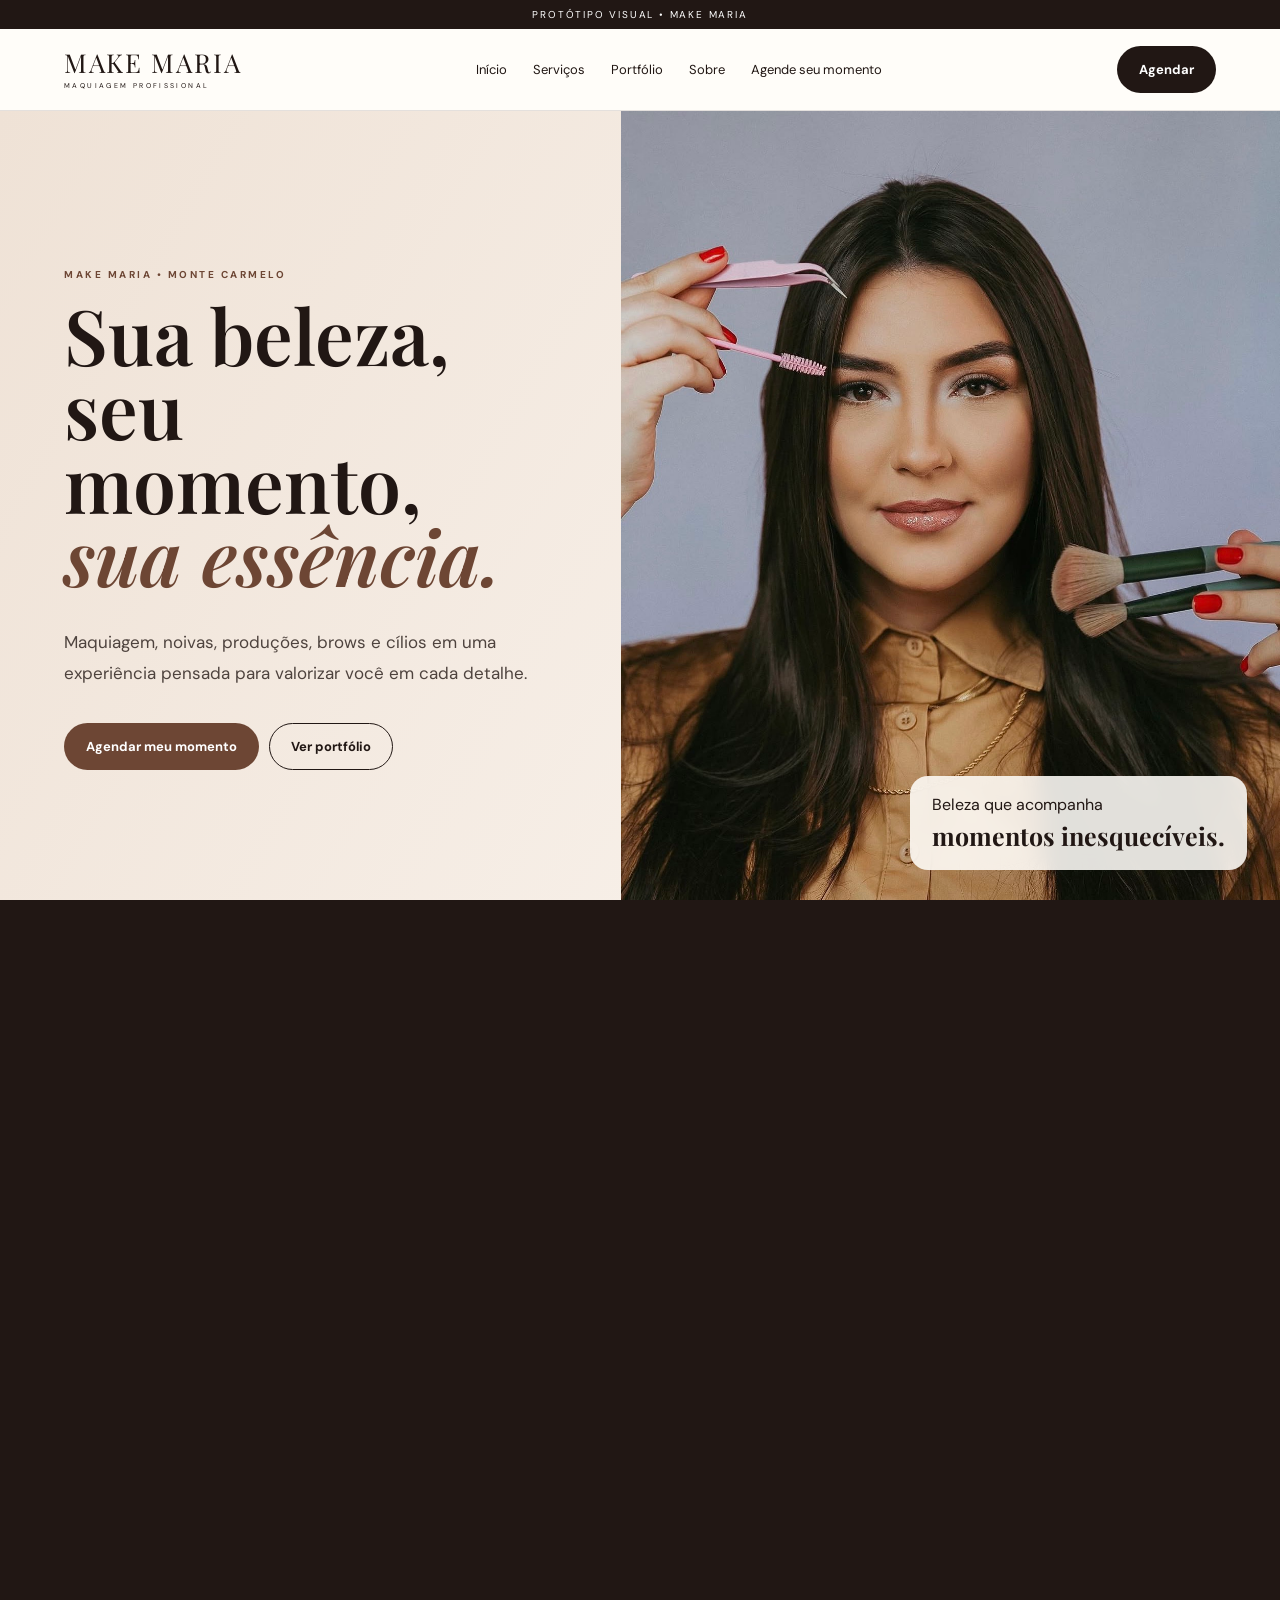
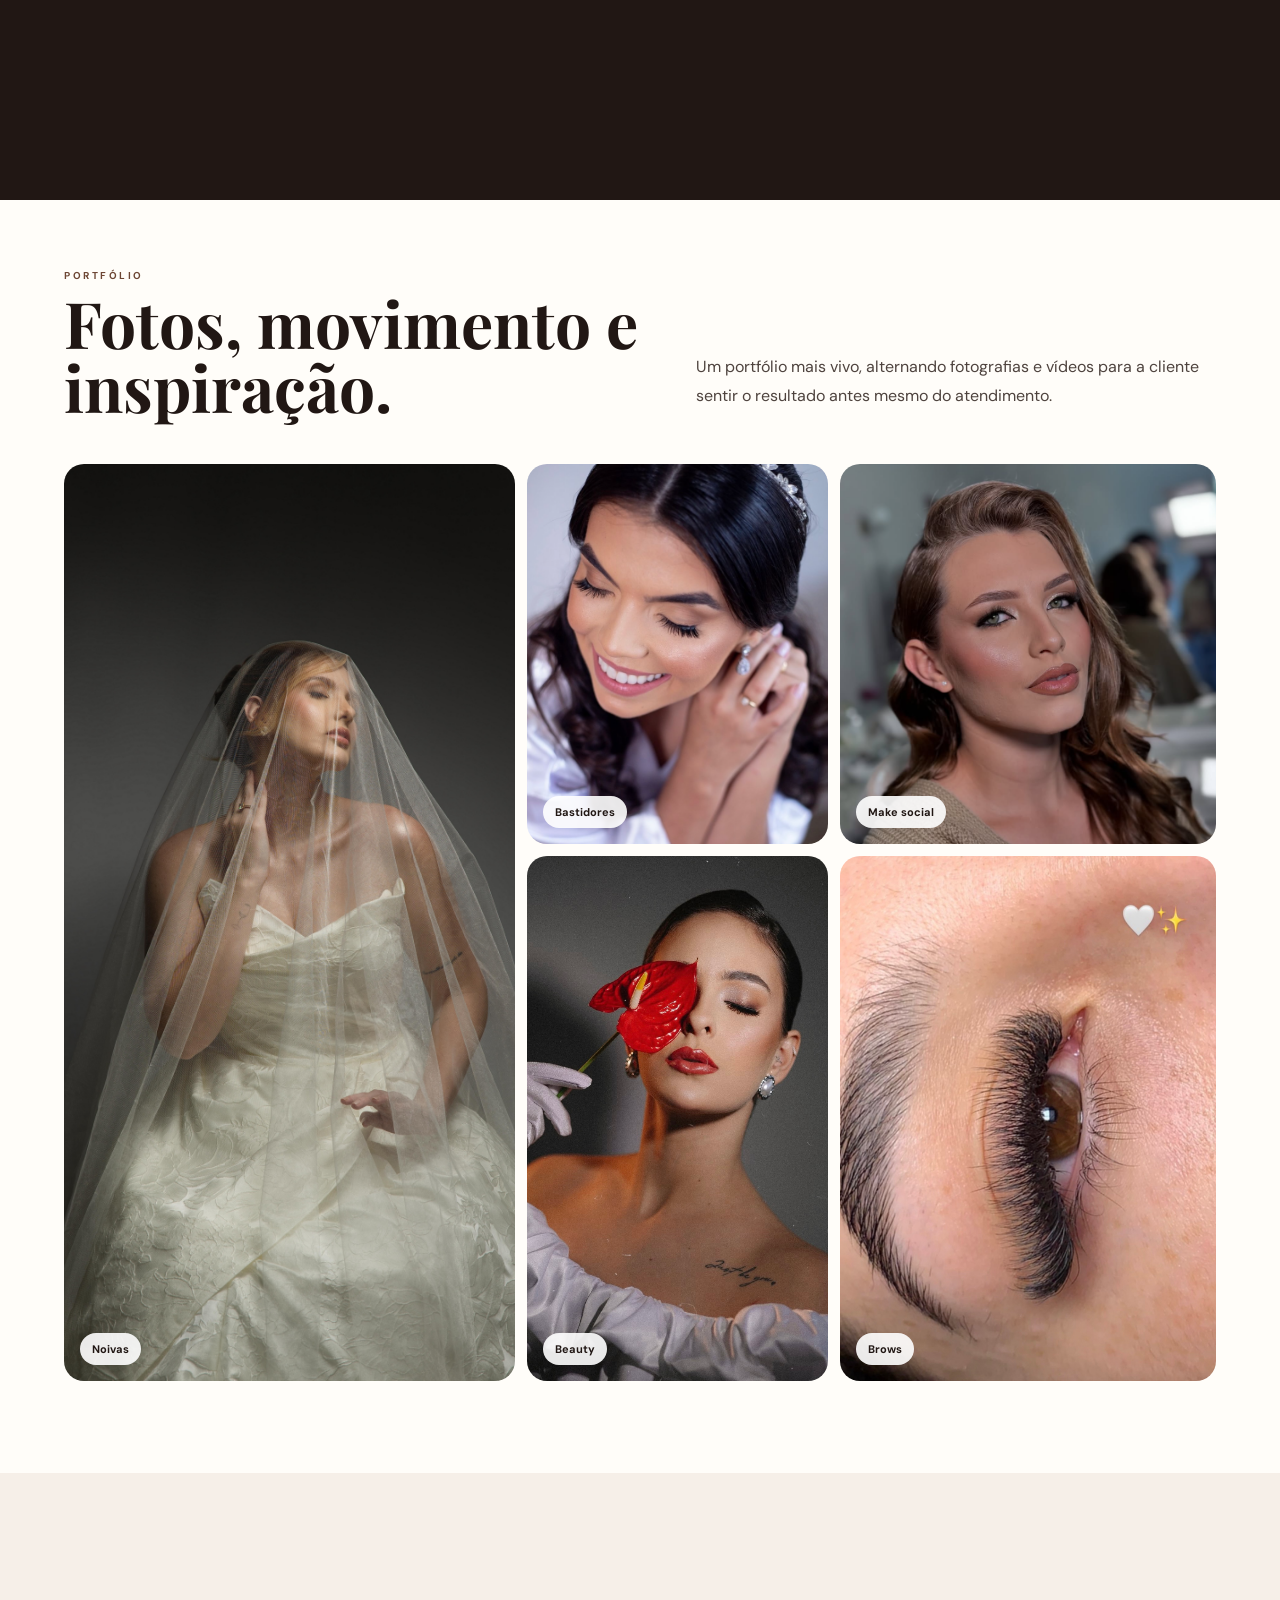
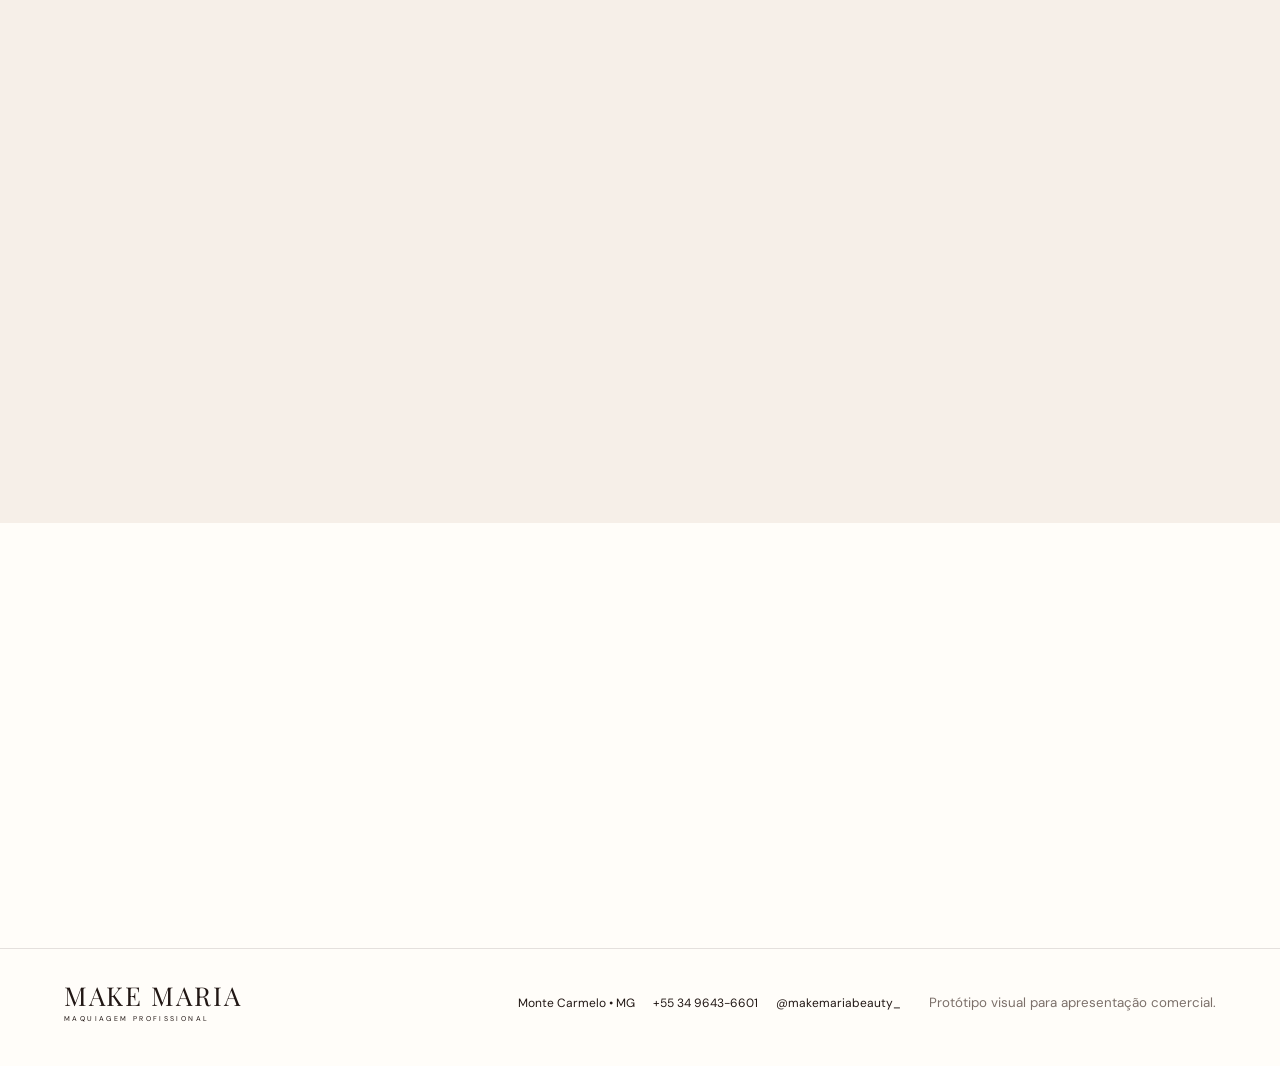
<file: index.html>
<!doctype html><html lang="pt-BR"><head>
<meta charset="utf-8"><meta name="viewport" content="width=device-width,initial-scale=1">
<title>Make Maria | Beleza e Maquiagem Profissional</title>
<link rel="preconnect" href="https://fonts.googleapis.com"><link rel="preconnect" href="https://fonts.gstatic.com" crossorigin>
<link href="https://fonts.googleapis.com/css2?family=DM+Sans:wght@400;500;600;700&family=Playfair+Display:wght@400;500;600;700&display=swap" rel="stylesheet">
<link rel="stylesheet" href="style.css"></head><body>

<div class="page-transition"></div>
<div class="prototype-bar">PROTÓTIPO VISUAL • MAKE MARIA</div>
<header class="site-header">
  <a class="brand" href="index.html"><span>MAKE MARIA</span><small>MAQUIAGEM PROFISSIONAL</small></a>
  <nav class="nav">
    <a href="index.html">Início</a>
    <div class="nav-drop">
      <a href="#servicos">Serviços</a>
      <div class="nav-drop-menu">
        <a href="noivas.html">Noivas</a>
        <a href="maquiagem.html">Maquiagem Social</a>
        <a href="producoes.html">Produções + Cabelo</a>
        <a href="brows-cilios.html">Brows & Cílios</a>
      </div>
    </div>
    <a href="index.html#portfolio">Portfólio</a>
    <a href="index.html#sobre">Sobre</a>
    <a href="agendamento.html">Agende seu momento</a>
  </nav>
  <button class="menu-btn" aria-label="Abrir menu" aria-expanded="false">☰</button>
  <a class="btn btn-dark desktop-cta" href="agendamento.html">Agendar</a>
</header>

<main>
<section class="hero">
  <div class="hero-copy reveal-left">
    <span class="eyebrow">MAKE MARIA • MONTE CARMELO</span>
    <h1>Sua beleza,<br>seu momento,<br><em>sua essência.</em></h1>
    <p>Maquiagem, noivas, produções, brows e cílios em uma experiência pensada para valorizar você em cada detalhe.</p>
    <div class="hero-actions"><a class="btn btn-brown" href="agendamento.html">Agendar meu momento</a><a class="btn btn-outline" href="#portfolio">Ver portfólio</a></div>
  </div>
  <div class="hero-image reveal-right"><img src="assets/maria-pinça.jpg" alt="Maria Eduarda"><div class="floating-card"><span>Beleza que acompanha</span><strong>momentos inesquecíveis.</strong></div></div>
</section>
<div class="statement">NOIVAS • MAQUIAGEM SOCIAL • PRODUÇÕES • BROWS • CÍLIOS</div>

<section class="section" id="servicos">
  <div class="section-head reveal"><div><span class="eyebrow">CONHEÇA</span><h2>Serviços</h2></div><p>Cada serviço ganhou uma experiência própria, com informações, referências visuais e contato rápido.</p></div>
  <div class="service-grid">
    <article class="service-card reveal"><img src="assets/noiva-nova.jpg"><div class="card-overlay"><h3>Noivas</h3><p>Make, cabelo, teste, orientações e uma página inteira dedicada ao grande dia.</p><a href="noivas.html">Conhecer experiência →</a></div></article>
    <article class="service-card reveal"><img src="assets/social-nova.jpg"><div class="card-overlay"><h3>Maquiagem Social</h3><p>Festas, formaturas, convidadas e inspirações para escolher seu estilo.</p><a href="maquiagem.html">Ver maquiagens →</a></div></article>
    <article class="service-card reveal"><img src="assets/editorial-pb-2.jpg"><div class="card-overlay"><h3>Produções + Cabelo</h3><p>Produção completa para ensaios, eventos e ocasiões que pedem um resultado especial.</p><a href="producoes.html">Ver produções →</a></div></article>
    <article class="service-card reveal"><img src="assets/sobrancelha-servico.jpg"><div class="card-overlay"><h3>Brows & Cílios</h3><p>Design, nanopigmentação, extensão de cílios e cuidados para realçar o olhar.</p><a href="brows-cilios.html">Conhecer procedimentos →</a></div></article>
  </div>
</section>

<section class="section" id="portfolio">
  <div class="section-head reveal"><div><span class="eyebrow">PORTFÓLIO</span><h2>Fotos, movimento e inspiração.</h2></div><p>Um portfólio mais vivo, alternando fotografias e vídeos para a cliente sentir o resultado antes mesmo do atendimento.</p></div>
  <div class="portfolio-feed">
    <article class="feed-card tall reveal"><img src="assets/noivas-destaque.jpg"><span class="feed-label">Noivas</span></article>
    <article class="feed-card reveal"><video muted autoplay loop playsinline poster="assets/noiva-nova.jpg"><source src="assets/noivas-video.mp4" type="video/mp4"></video><span class="feed-label">Bastidores</span></article>
    <article class="feed-card reveal"><img src="assets/social-nova.jpg"><span class="feed-label">Make social</span></article>
    <article class="feed-card reveal"><img src="assets/beauty-flor.jpg"><span class="feed-label">Beauty</span></article>
    <article class="feed-card reveal"><img src="assets/sobrancelha-close.jpg"><span class="feed-label">Brows</span></article>
  </div>
</section>

<section class="about-strip" id="sobre">
  <div class="about-strip-image reveal-left"><img src="assets/maria-sobre.jpg"></div>
  <div class="about-strip-copy reveal-right"><span class="eyebrow">SOBRE MIM</span><h2>Maria Eduarda</h2>
  <p>Sou maquiadora profissional em Monte Carmelo e vivo a maquiagem porque amo o que faço. Meu trabalho nasce do desejo de realçar, renascer e contemplar a beleza de cada cliente, sempre buscando me aperfeiçoar e criar uma experiência especial em cada atendimento.</p>
  <p>Viver o mundo da beleza é algo que está em mim desde pequena. Hoje, cada cliente que acredita e confia em mim faz parte dessa trajetória.</p>
  <a class="btn btn-outline" href="agendamento.html">Quero agendar</a></div>
</section>

<section class="contact-cta reveal">
  <div><span class="eyebrow light">AGENDE SEU MOMENTO</span><h2>Já sabe qual experiência combina com você?</h2><p>Escolha o serviço, informe a data e envie tudo pronto pelo WhatsApp.</p><a class="btn btn-light" href="agendamento.html">Abrir formulário de agendamento</a></div>
  <div class="contact-mini"><div><small>WHATSAPP</small><strong>+55 34 9643-6601</strong></div><div><small>ENDEREÇO</small><strong>R. dos Eucalíptos, 91 - Joaquim dos Três<br>Monte Carmelo - MG</strong></div><div><small>INSTAGRAM</small><strong>@makemariabeauty_</strong></div></div>
</section>
</main>
<footer>
  <div class="brand footer-brand"><span>MAKE MARIA</span><small>MAQUIAGEM PROFISSIONAL</small></div>
  <div class="footer-info"><span>Monte Carmelo • MG</span><span>+55 34 9643-6601</span><span>@makemariabeauty_</span></div>
  <small>Protótipo visual para apresentação comercial.</small>
</footer>
<script src="script.js"></script>
</body></html>
</file>
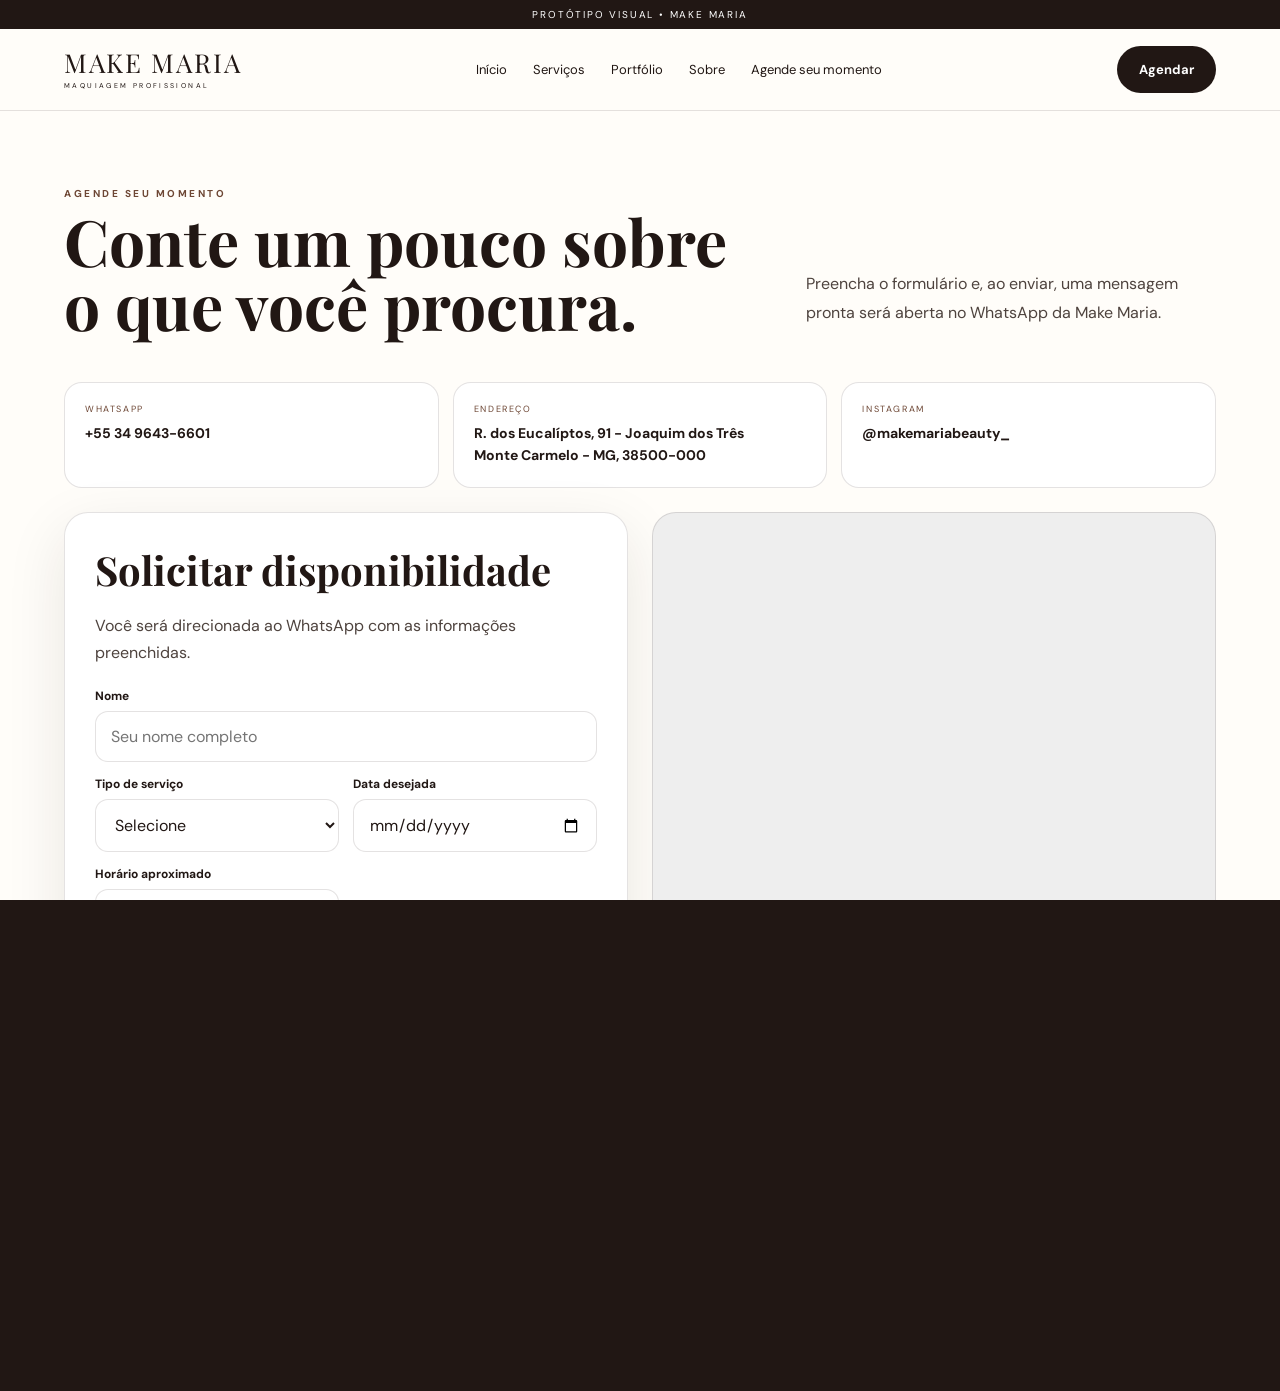
<file: agendamento.html>
<!doctype html><html lang="pt-BR"><head><meta charset="utf-8"><meta name="viewport" content="width=device-width,initial-scale=1"><title>Agende seu momento | Make Maria</title>
<link rel="preconnect" href="https://fonts.googleapis.com"><link rel="preconnect" href="https://fonts.gstatic.com" crossorigin><link href="https://fonts.googleapis.com/css2?family=DM+Sans:wght@400;500;600;700&family=Playfair+Display:wght@400;500;600;700&display=swap" rel="stylesheet"><link rel="stylesheet" href="style.css"></head><body>

<div class="page-transition"></div>
<div class="prototype-bar">PROTÓTIPO VISUAL • MAKE MARIA</div>
<header class="site-header">
  <a class="brand" href="index.html"><span>MAKE MARIA</span><small>MAQUIAGEM PROFISSIONAL</small></a>
  <nav class="nav">
    <a href="index.html">Início</a>
    <div class="nav-drop">
      <a href="#servicos">Serviços</a>
      <div class="nav-drop-menu">
        <a href="noivas.html">Noivas</a>
        <a href="maquiagem.html">Maquiagem Social</a>
        <a href="producoes.html">Produções + Cabelo</a>
        <a href="brows-cilios.html">Brows & Cílios</a>
      </div>
    </div>
    <a href="index.html#portfolio">Portfólio</a>
    <a href="index.html#sobre">Sobre</a>
    <a href="agendamento.html">Agende seu momento</a>
  </nav>
  <button class="menu-btn" aria-label="Abrir menu" aria-expanded="false">☰</button>
  <a class="btn btn-dark desktop-cta" href="agendamento.html">Agendar</a>
</header>
<main>
<section class="section" style="padding-top:70px">
<div class="section-head reveal"><div><span class="eyebrow">AGENDE SEU MOMENTO</span><h2>Conte um pouco sobre o que você procura.</h2></div><p>Preencha o formulário e, ao enviar, uma mensagem pronta será aberta no WhatsApp da Make Maria.</p></div>

<div class="info-row">
<div class="info-card reveal"><small>WHATSAPP</small><strong>+55 34 9643-6601</strong></div>
<div class="info-card reveal"><small>ENDEREÇO</small><strong>R. dos Eucalíptos, 91 - Joaquim dos Três<br>Monte Carmelo - MG, 38500-000</strong></div>
<div class="info-card reveal"><small>INSTAGRAM</small><strong>@makemariabeauty_</strong></div>
</div>

<div class="form-map">
<form class="booking-form reveal-left" id="bookingForm">
<h2>Solicitar disponibilidade</h2><p style="color:var(--ink2);line-height:1.7">Você será direcionada ao WhatsApp com as informações preenchidas.</p>
<div class="form-grid">
<div class="field full"><label for="nome">Nome</label><input id="nome" required placeholder="Seu nome completo"></div>
<div class="field"><label for="servico">Tipo de serviço</label><select id="servico" required><option value="">Selecione</option><option>Noiva</option><option>Maquiagem Social</option><option>Produção + Cabelo</option><option>Design de Sobrancelha</option><option>Nanopigmentação</option><option>Extensão de Cílios</option><option>Brows & Cílios</option><option>Outro</option></select></div>
<div class="field"><label for="data">Data desejada</label><input id="data" type="date" required></div>
<div class="field"><label for="horario">Horário aproximado</label><input id="horario" type="time"></div>
<div class="field full"><label for="obs">Observações</label><textarea id="obs" placeholder="Ex.: formatura, horário do evento, local, quantidade de pessoas..."></textarea></div>
<div class="field full"><button class="btn btn-brown" type="submit">Enviar pelo WhatsApp</button></div>
</div>
</form>
<div class="map-card reveal-right"><iframe title="Como chegar à Make Maria" loading="lazy" allowfullscreen src="https://www.google.com/maps?q=R.%20dos%20Eucal%C3%ADptos%2C%2091%20-%20Joaquim%20dos%20Tr%C3%AAs%2C%20Monte%20Carmelo%20-%20MG%2C%2038500-000%2C%20Brasil&output=embed"></iframe></div>
</div>
</section>
</main>
<footer>
  <div class="brand footer-brand"><span>MAKE MARIA</span><small>MAQUIAGEM PROFISSIONAL</small></div>
  <div class="footer-info"><span>Monte Carmelo • MG</span><span>+55 34 9643-6601</span><span>@makemariabeauty_</span></div>
  <small>Protótipo visual para apresentação comercial.</small>
</footer>
<script src="script.js"></script>

<script>
const params=new URLSearchParams(location.search); const s=params.get('servico'); if(s){ const el=document.getElementById('servico'); [...el.options].forEach(o=>{if(o.value===s||o.text===s)o.selected=true}); }
</script>
</body></html>
</file>
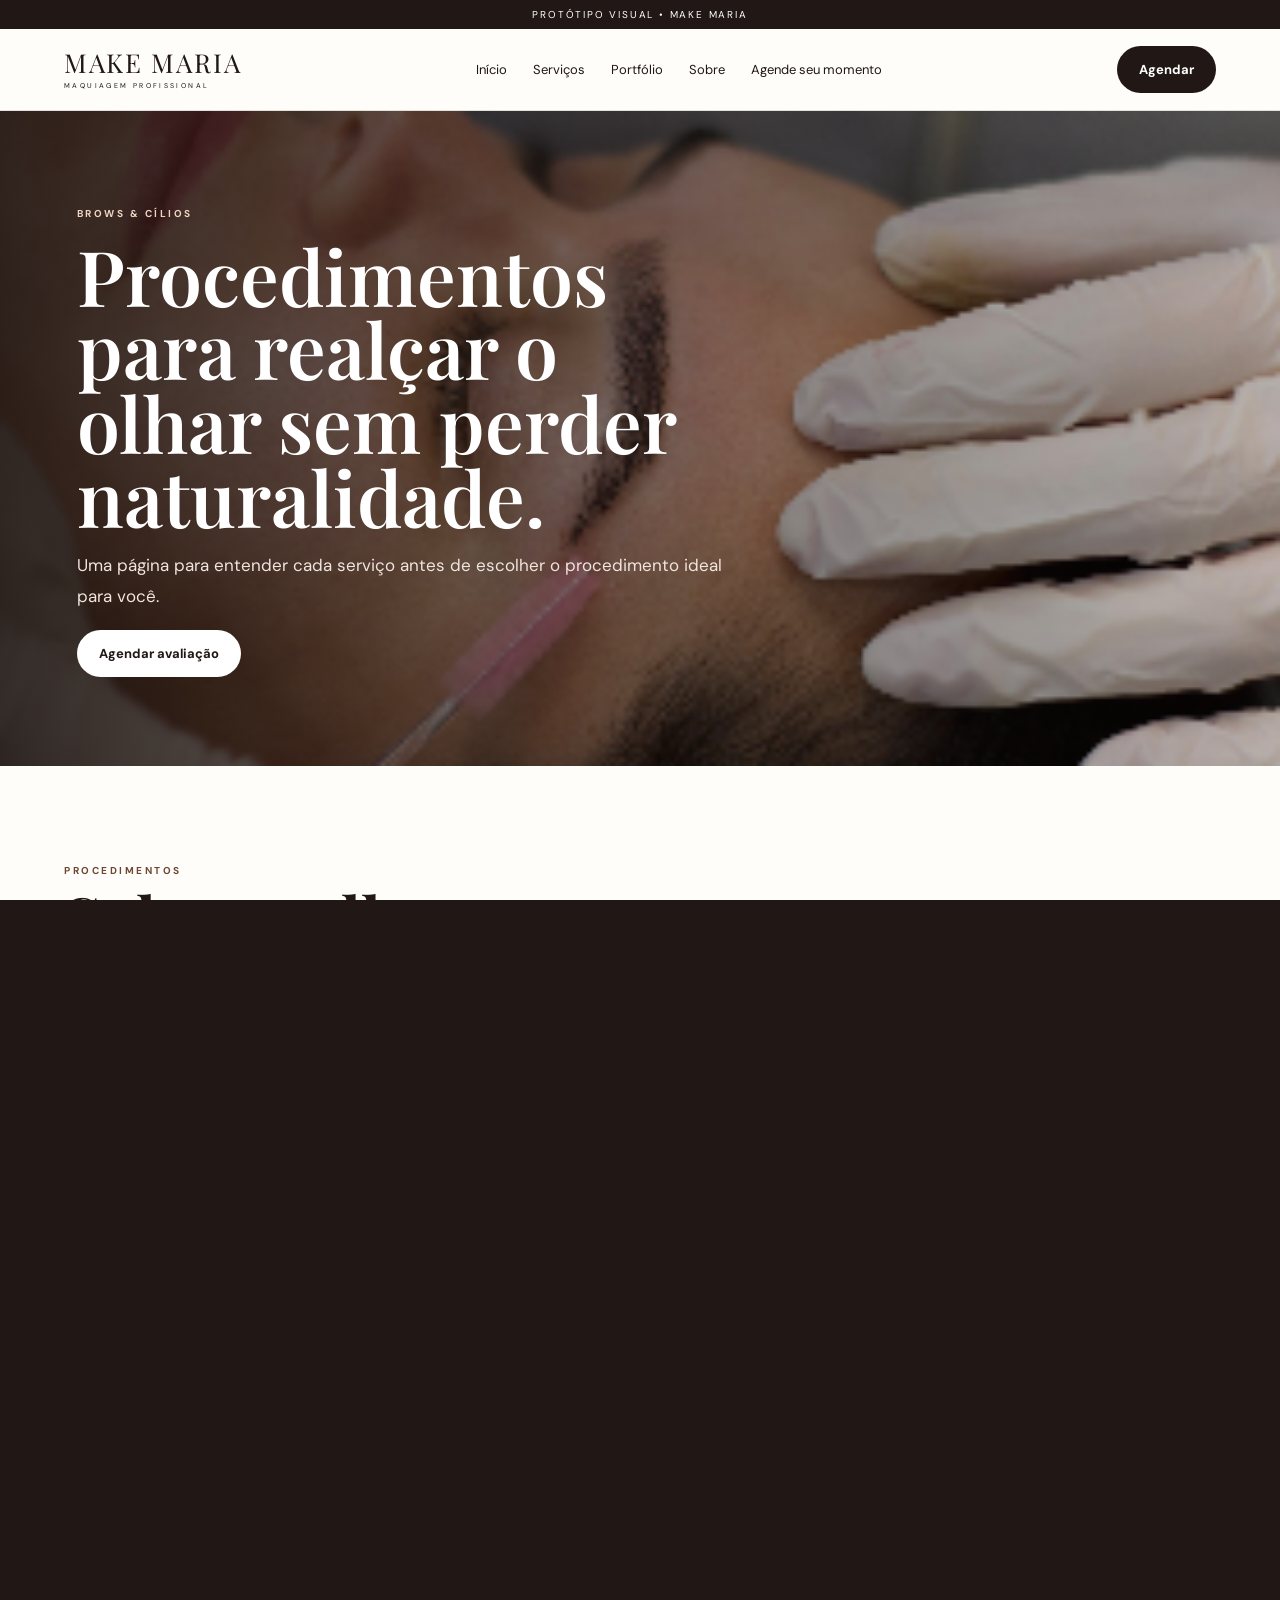
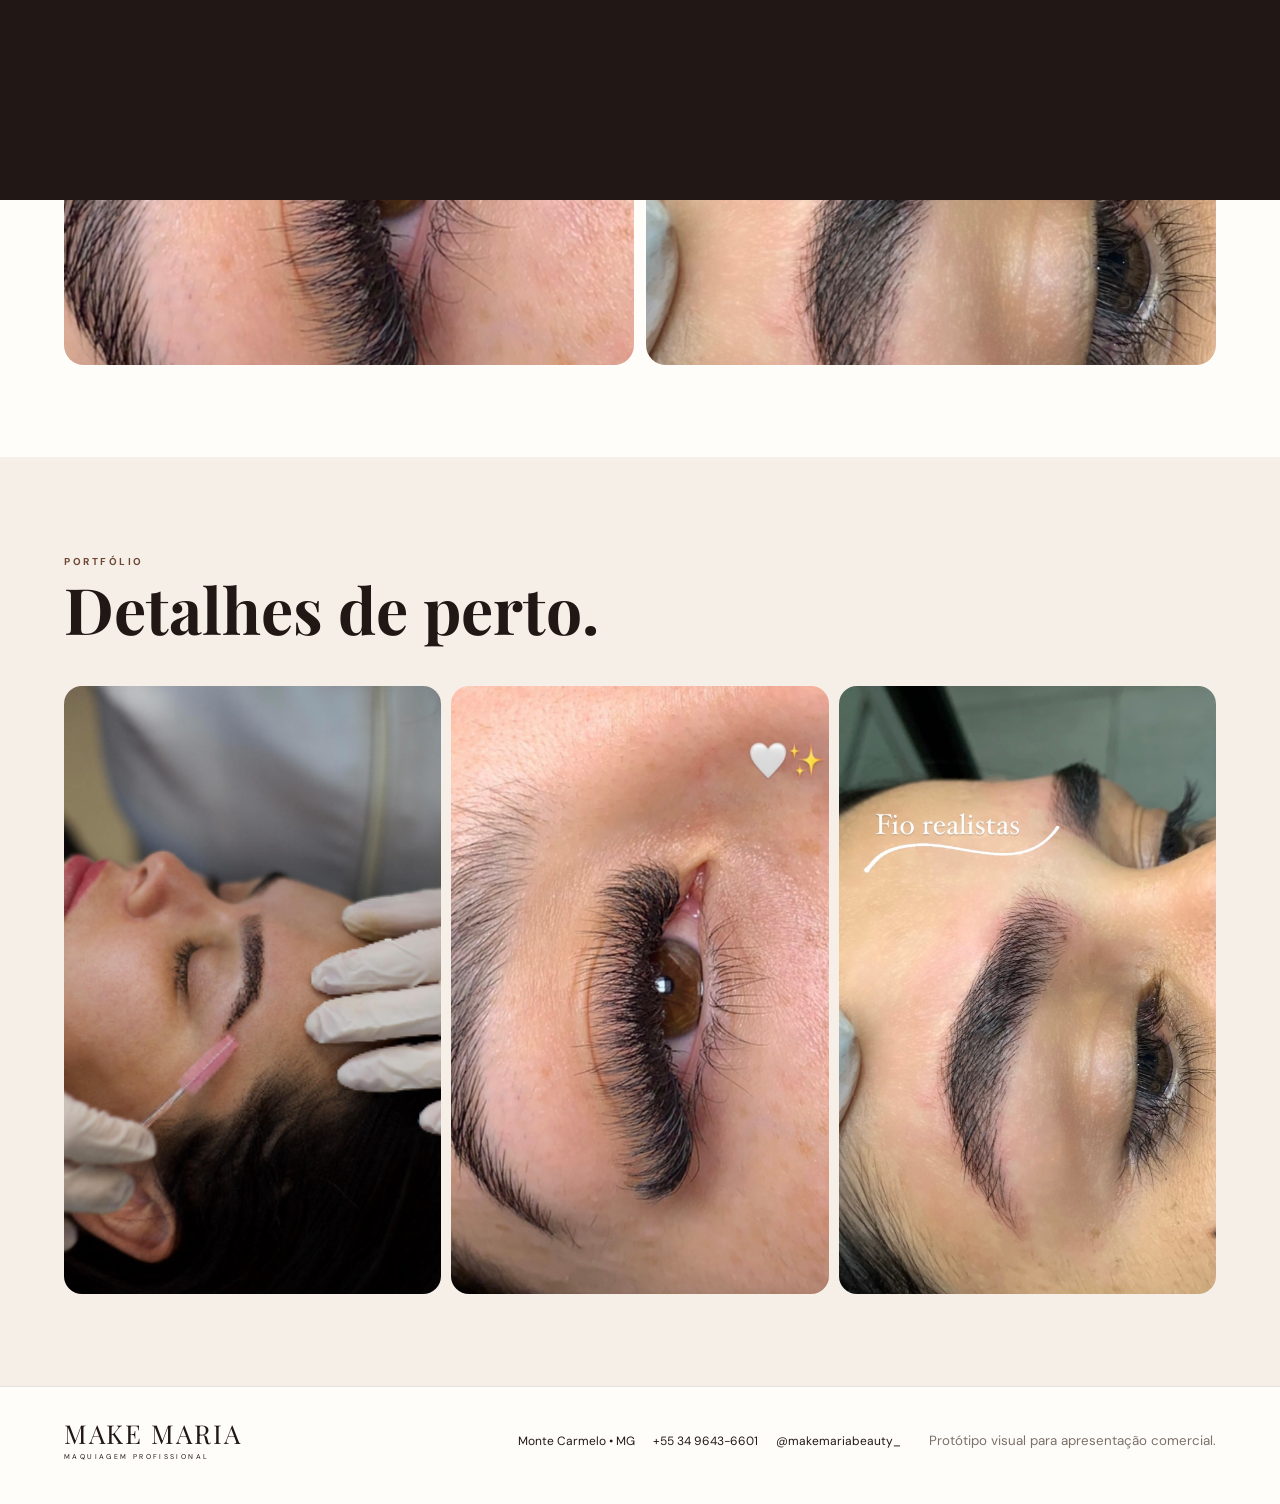
<file: brows-cilios.html>
<!doctype html><html lang="pt-BR"><head><meta charset="utf-8"><meta name="viewport" content="width=device-width,initial-scale=1"><title>Brows & Cílios | Make Maria</title>
<link rel="preconnect" href="https://fonts.googleapis.com"><link rel="preconnect" href="https://fonts.gstatic.com" crossorigin><link href="https://fonts.googleapis.com/css2?family=DM+Sans:wght@400;500;600;700&family=Playfair+Display:wght@400;500;600;700&display=swap" rel="stylesheet"><link rel="stylesheet" href="style.css"></head><body>

<div class="page-transition"></div>
<div class="prototype-bar">PROTÓTIPO VISUAL • MAKE MARIA</div>
<header class="site-header">
  <a class="brand" href="index.html"><span>MAKE MARIA</span><small>MAQUIAGEM PROFISSIONAL</small></a>
  <nav class="nav">
    <a href="index.html">Início</a>
    <div class="nav-drop">
      <a href="#servicos">Serviços</a>
      <div class="nav-drop-menu">
        <a href="noivas.html">Noivas</a>
        <a href="maquiagem.html">Maquiagem Social</a>
        <a href="producoes.html">Produções + Cabelo</a>
        <a href="brows-cilios.html">Brows & Cílios</a>
      </div>
    </div>
    <a href="index.html#portfolio">Portfólio</a>
    <a href="index.html#sobre">Sobre</a>
    <a href="agendamento.html">Agende seu momento</a>
  </nav>
  <button class="menu-btn" aria-label="Abrir menu" aria-expanded="false">☰</button>
  <a class="btn btn-dark desktop-cta" href="agendamento.html">Agendar</a>
</header>
<main>
<section class="inner-hero"><div class="inner-hero-media"><img src="assets/sobrancelha-servico.jpg"><div class="inner-shade"></div></div><div class="inner-hero-copy reveal"><span class="eyebrow light">BROWS & CÍLIOS</span><h1>Procedimentos para realçar o olhar sem perder naturalidade.</h1><p>Uma página para entender cada serviço antes de escolher o procedimento ideal para você.</p><div class="hero-actions"><a class="btn btn-light" href="agendamento.html?servico=Brows%20%26%20Cílios">Agendar avaliação</a></div></div></section>

<section class="section"><div class="section-head reveal"><div><span class="eyebrow">PROCEDIMENTOS</span><h2>Sobrancelhas e cílios</h2></div><p>Com base nos serviços apresentados no portfólio: design de sobrancelha, nanopigmentação e extensão de cílios.</p></div>
<div class="procedures">
<article class="procedure-card reveal"><span class="eyebrow">BROWS</span><h3>Design de sobrancelha</h3><p>Modelagem dos fios respeitando o formato do rosto e a estrutura natural da sobrancelha. A proposta é organizar, equilibrar e valorizar o olhar.</p></article>
<article class="procedure-card reveal"><span class="eyebrow">BROWS</span><h3>Nanopigmentação</h3><p>Procedimento de pigmentação com objetivo de preencher falhas e melhorar a definição da sobrancelha, buscando um acabamento delicado e harmonioso.</p></article>
<article class="procedure-card reveal"><span class="eyebrow">CÍLIOS</span><h3>Extensão de cílios</h3><p>Aplicação de fios para trazer mais presença ao olhar. A escolha do efeito deve considerar o resultado desejado e as características naturais dos cílios.</p></article>
<article class="procedure-card reveal"><span class="eyebrow">ANTES DE AGENDAR</span><h3>Avaliação e indicação</h3><p>Caso esteja em dúvida entre os procedimentos, o ideal é entrar em contato e explicar o resultado que procura para receber uma orientação inicial.</p></article>
</div>
<div class="procedure-visual"><img class="reveal-left" src="assets/sobrancelha-close.jpg"><img class="reveal-right" src="assets/cilios-close.jpg"></div>
</section>

<section class="section" style="background:var(--cream)"><div class="section-head reveal"><div><span class="eyebrow">PORTFÓLIO</span><h2>Detalhes de perto.</h2></div></div><div class="inspiration-grid"><figure class="reveal"><img src="assets/sobrancelha-servico.jpg"></figure><figure class="reveal"><img src="assets/sobrancelha-close.jpg"></figure><figure class="reveal"><img src="assets/cilios-close.jpg"></figure></div></section>
</main>
<footer>
  <div class="brand footer-brand"><span>MAKE MARIA</span><small>MAQUIAGEM PROFISSIONAL</small></div>
  <div class="footer-info"><span>Monte Carmelo • MG</span><span>+55 34 9643-6601</span><span>@makemariabeauty_</span></div>
  <small>Protótipo visual para apresentação comercial.</small>
</footer>
<script src="script.js"></script>
</body></html>
</file>
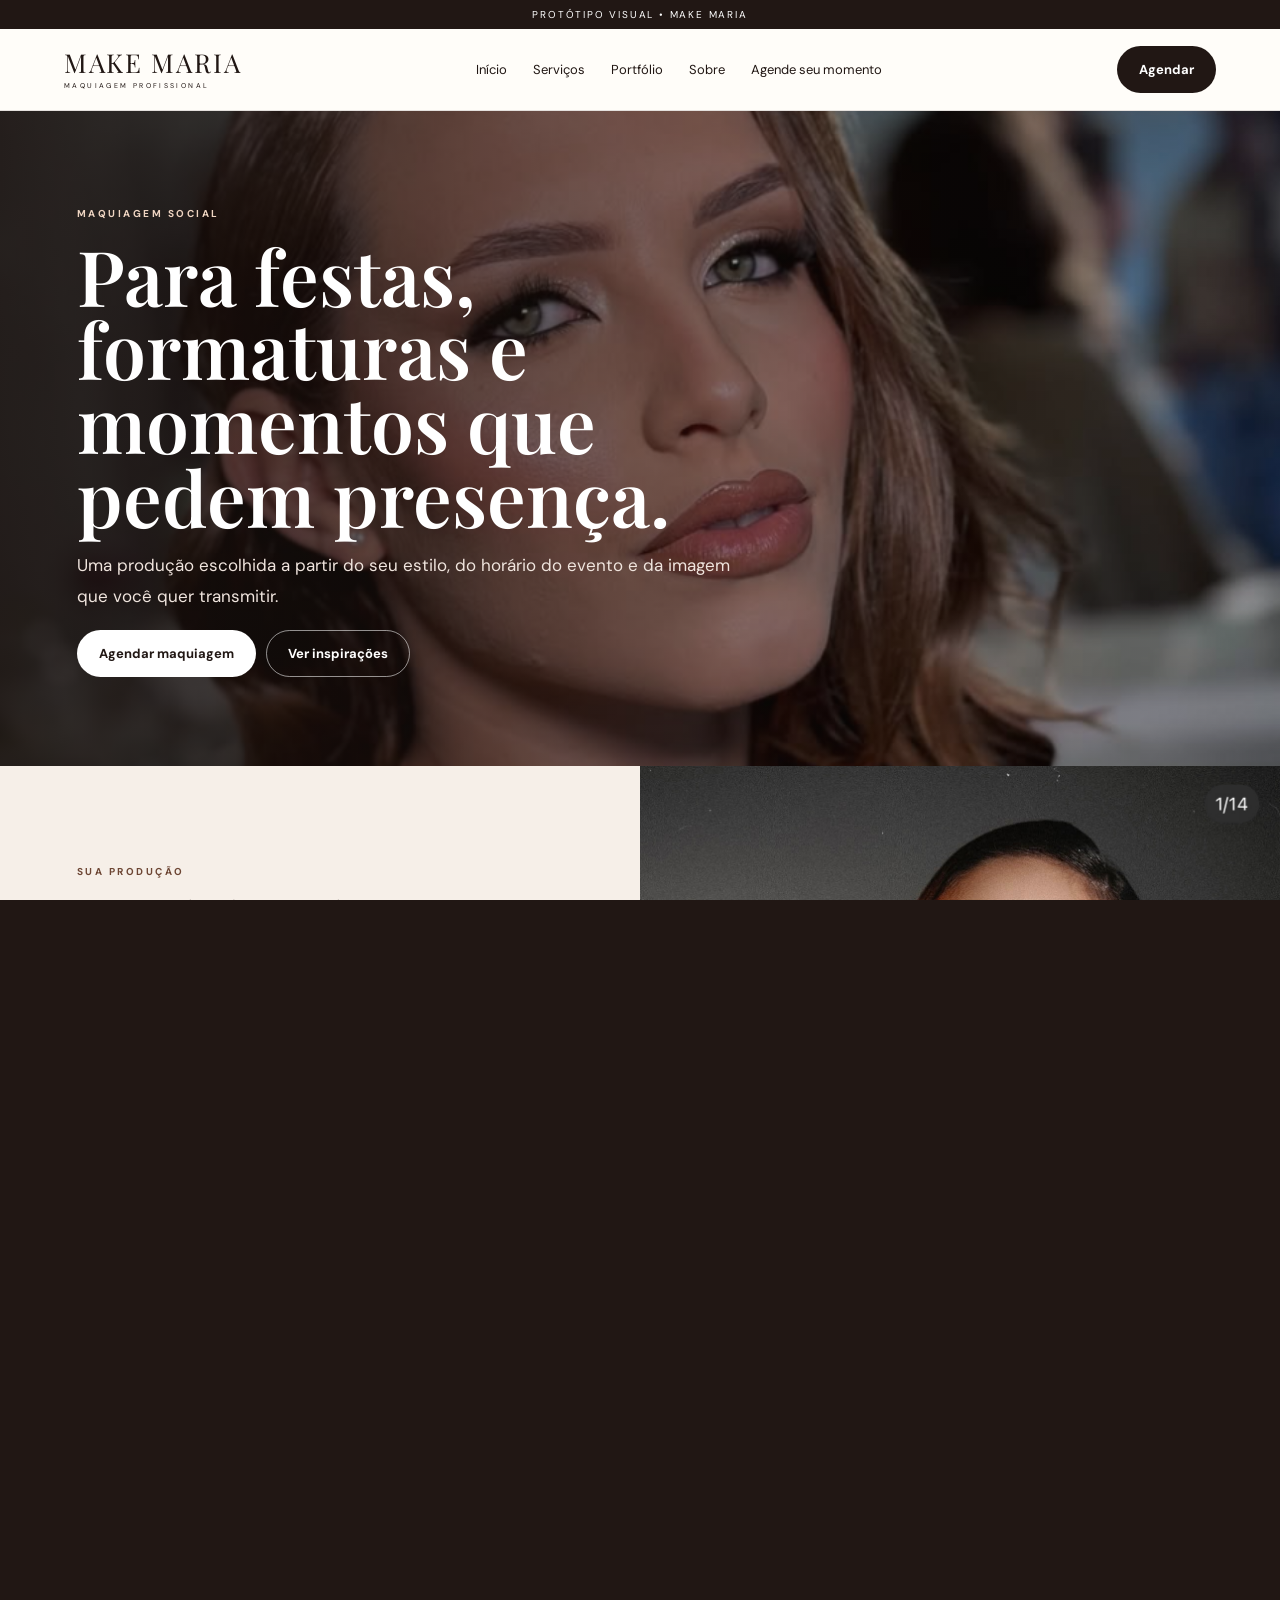
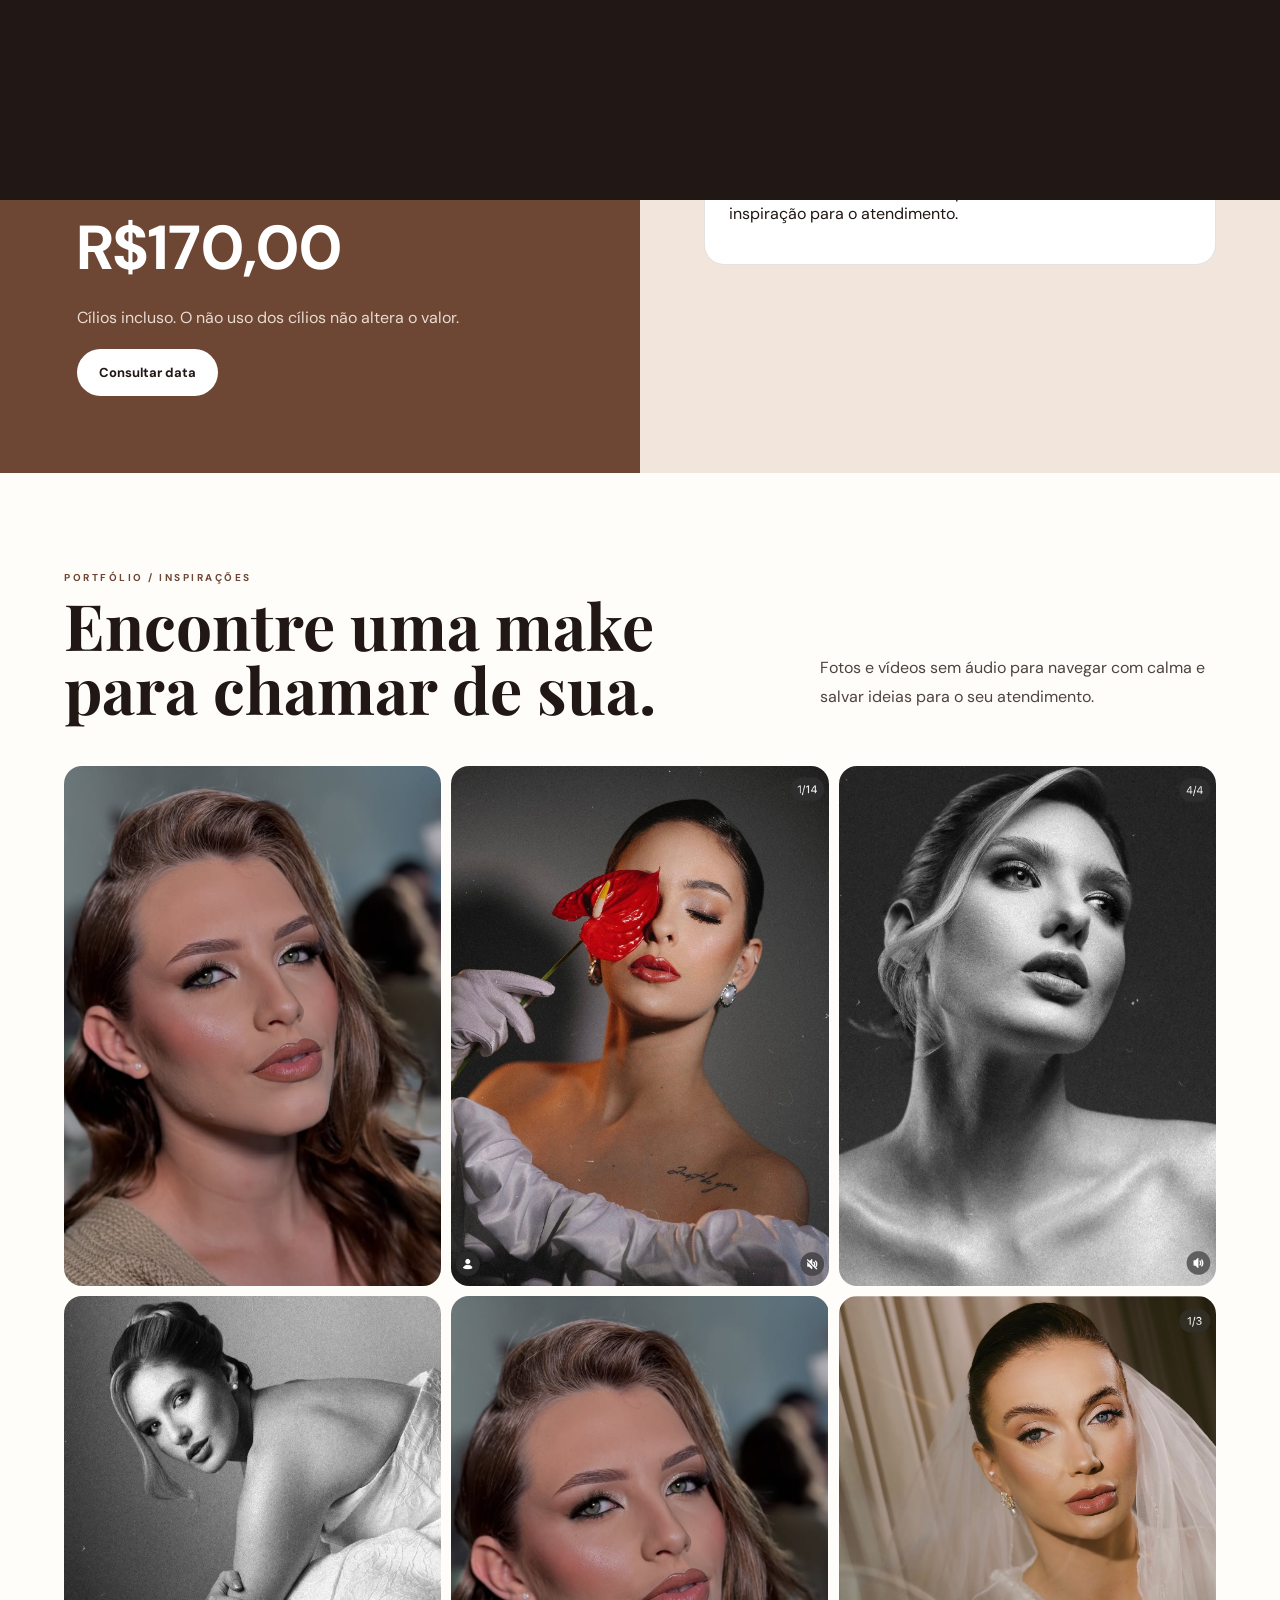
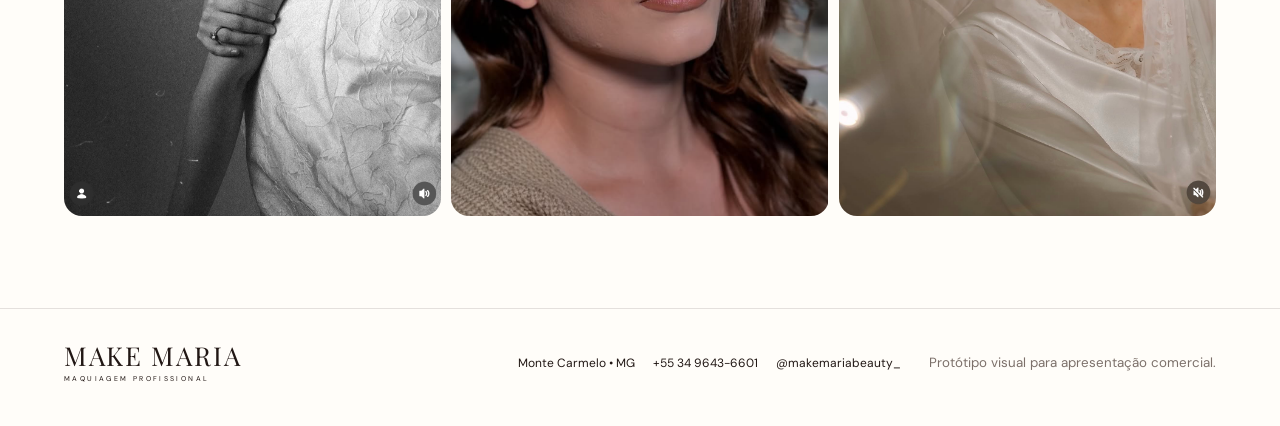
<file: maquiagem.html>
<!doctype html><html lang="pt-BR"><head><meta charset="utf-8"><meta name="viewport" content="width=device-width,initial-scale=1"><title>Maquiagem Social | Make Maria</title>
<link rel="preconnect" href="https://fonts.googleapis.com"><link rel="preconnect" href="https://fonts.gstatic.com" crossorigin><link href="https://fonts.googleapis.com/css2?family=DM+Sans:wght@400;500;600;700&family=Playfair+Display:wght@400;500;600;700&display=swap" rel="stylesheet"><link rel="stylesheet" href="style.css"></head><body>

<div class="page-transition"></div>
<div class="prototype-bar">PROTÓTIPO VISUAL • MAKE MARIA</div>
<header class="site-header">
  <a class="brand" href="index.html"><span>MAKE MARIA</span><small>MAQUIAGEM PROFISSIONAL</small></a>
  <nav class="nav">
    <a href="index.html">Início</a>
    <div class="nav-drop">
      <a href="#servicos">Serviços</a>
      <div class="nav-drop-menu">
        <a href="noivas.html">Noivas</a>
        <a href="maquiagem.html">Maquiagem Social</a>
        <a href="producoes.html">Produções + Cabelo</a>
        <a href="brows-cilios.html">Brows & Cílios</a>
      </div>
    </div>
    <a href="index.html#portfolio">Portfólio</a>
    <a href="index.html#sobre">Sobre</a>
    <a href="agendamento.html">Agende seu momento</a>
  </nav>
  <button class="menu-btn" aria-label="Abrir menu" aria-expanded="false">☰</button>
  <a class="btn btn-dark desktop-cta" href="agendamento.html">Agendar</a>
</header>
<main>
<section class="inner-hero"><div class="inner-hero-media"><img src="assets/social-nova.jpg"><div class="inner-shade"></div></div><div class="inner-hero-copy reveal"><span class="eyebrow light">MAQUIAGEM SOCIAL</span><h1>Para festas, formaturas e momentos que pedem presença.</h1><p>Uma produção escolhida a partir do seu estilo, do horário do evento e da imagem que você quer transmitir.</p><div class="hero-actions"><a class="btn btn-light" href="agendamento.html?servico=Maquiagem%20Social">Agendar maquiagem</a><a class="btn btn-ghost-light" href="#inspiracoes">Ver inspirações</a></div></div></section>

<section class="content-split"><div class="content-copy reveal-left"><span class="eyebrow">SUA PRODUÇÃO</span><h2>Do delicado ao marcante, sem perder a sua identidade.</h2><p>Você pode levar referências ou escolher junto com a Maria. A proposta considera pele, formato dos olhos, roupa, penteado, tipo de evento e horário.</p><ul class="check-list"><li>Formaturas</li><li>Festas e aniversários</li><li>Convidadas de casamento</li><li>Ensaios e eventos</li><li>Cílios incluso na maquiagem de R$170,00</li></ul></div><div class="content-media reveal-right"><img src="assets/beauty-flor.jpg"></div></section>

<section class="price-band"><div class="price-main reveal-left"><span class="eyebrow light">VALOR</span><h2>Maquiagem</h2><div class="big-price">R$170,00</div><p>Cílios incluso. O não uso dos cílios não altera o valor.</p><a class="btn btn-light" href="agendamento.html?servico=Maquiagem%20Social">Consultar data</a></div><div class="price-side reveal-right"><div class="price-box"><small>IDEAL PARA</small><h3>Festas e formaturas</h3><p>Escolha sua referência e use o portfólio abaixo como inspiração para o atendimento.</p></div></div></section>

<section class="section" id="inspiracoes"><div class="section-head reveal"><div><span class="eyebrow">PORTFÓLIO / INSPIRAÇÕES</span><h2>Encontre uma make para chamar de sua.</h2></div><p>Fotos e vídeos sem áudio para navegar com calma e salvar ideias para o seu atendimento.</p></div><div class="inspiration-grid"><figure class="reveal"><img src="assets/social-nova.jpg"></figure><figure class="reveal"><img src="assets/beauty-flor.jpg"></figure><figure class="reveal"><img src="assets/editorial-pb-2.jpg"></figure><figure class="reveal"><img src="assets/editorial-pb-1.jpg"></figure><figure class="reveal"><video muted autoplay loop playsinline poster="assets/social-nova.jpg"><source src="assets/noivas-video.mp4" type="video/mp4"></video></figure><figure class="reveal"><img src="assets/noiva-1.jpg"></figure></div></section>
</main>
<footer>
  <div class="brand footer-brand"><span>MAKE MARIA</span><small>MAQUIAGEM PROFISSIONAL</small></div>
  <div class="footer-info"><span>Monte Carmelo • MG</span><span>+55 34 9643-6601</span><span>@makemariabeauty_</span></div>
  <small>Protótipo visual para apresentação comercial.</small>
</footer>
<script src="script.js"></script>
</body></html>
</file>
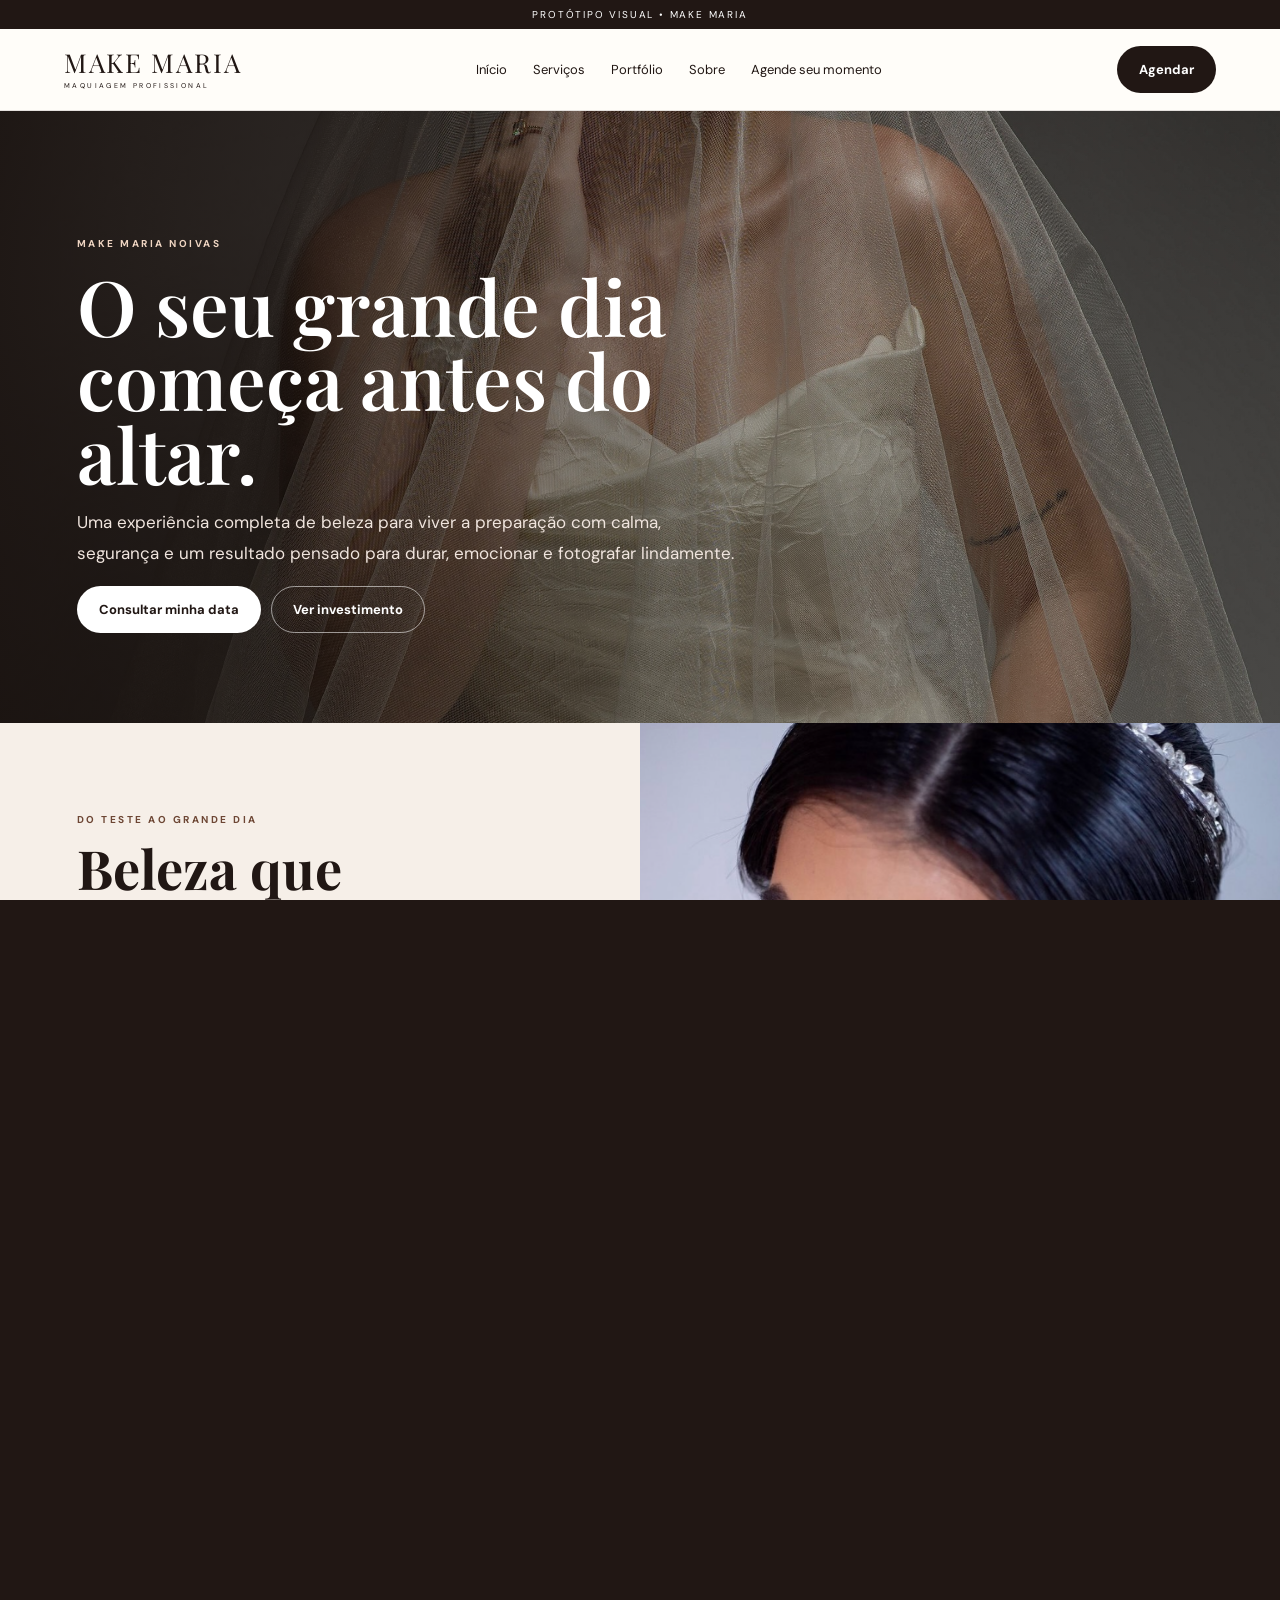
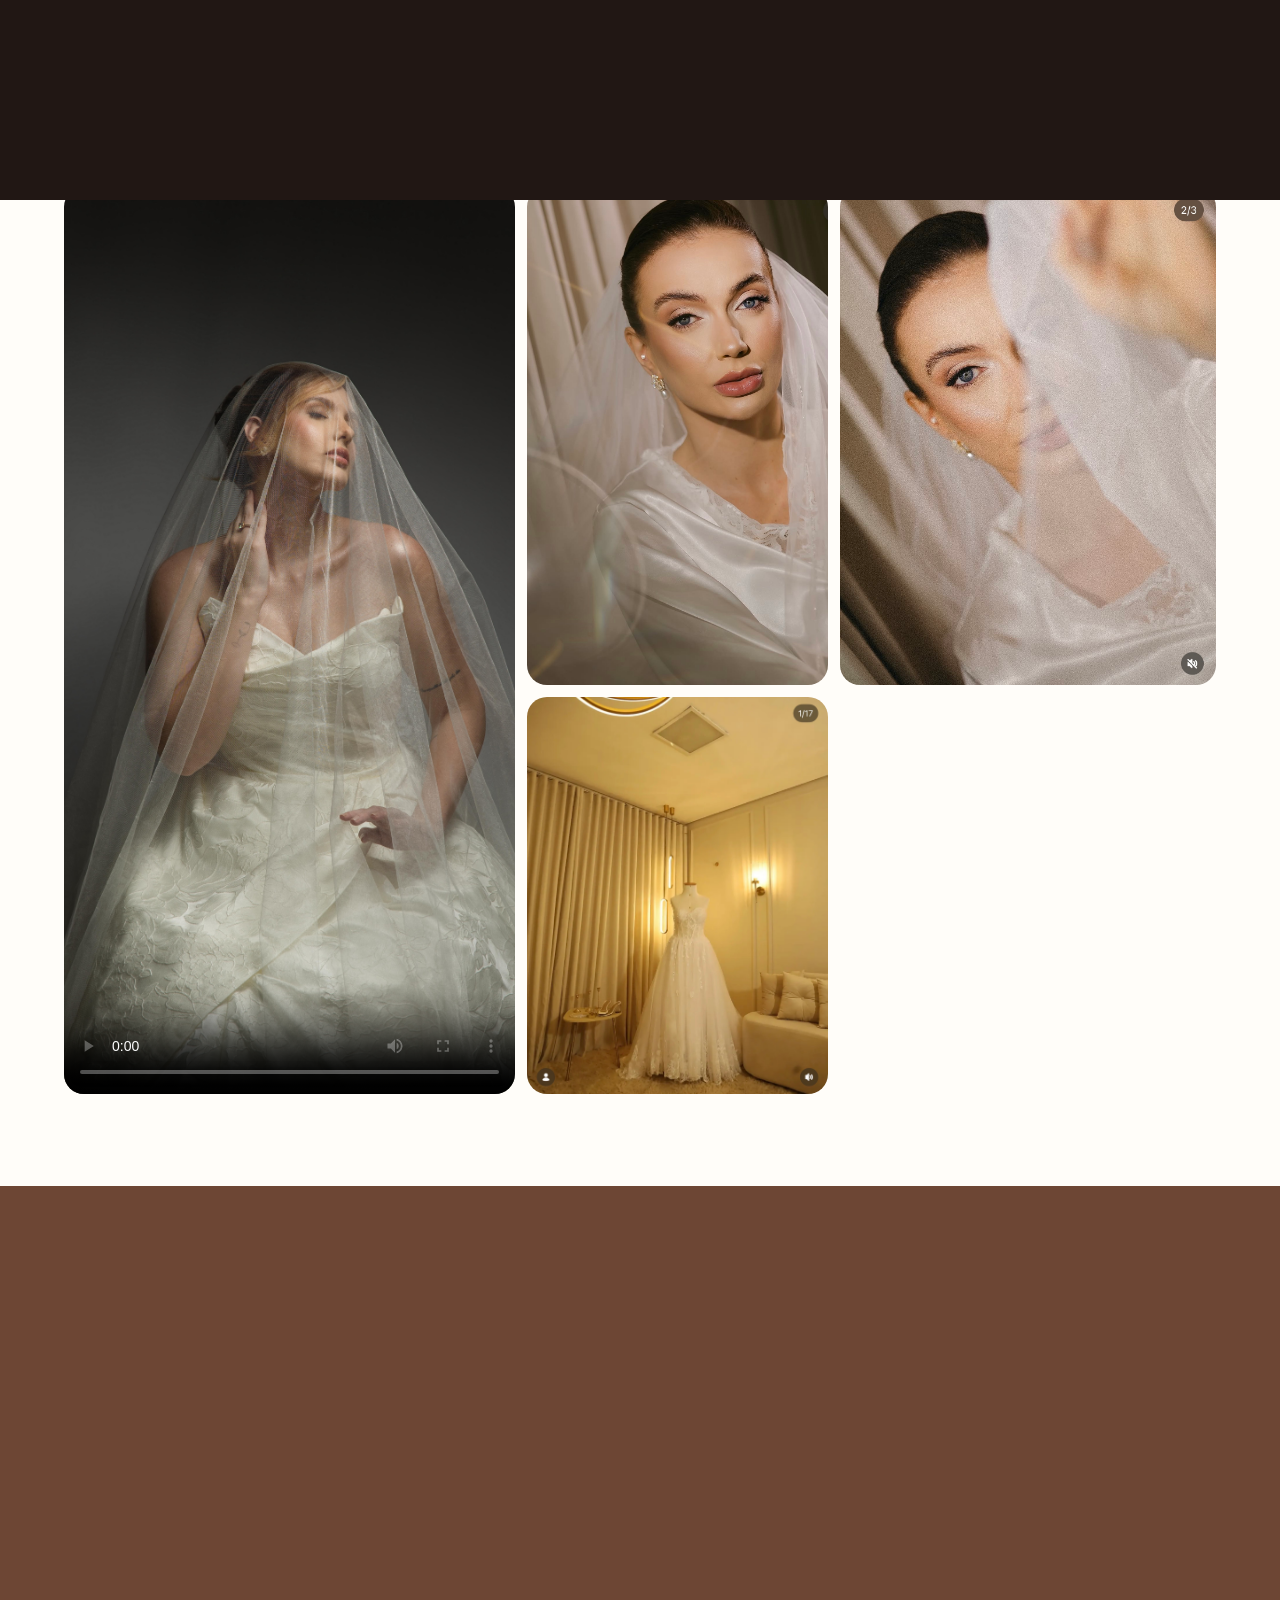
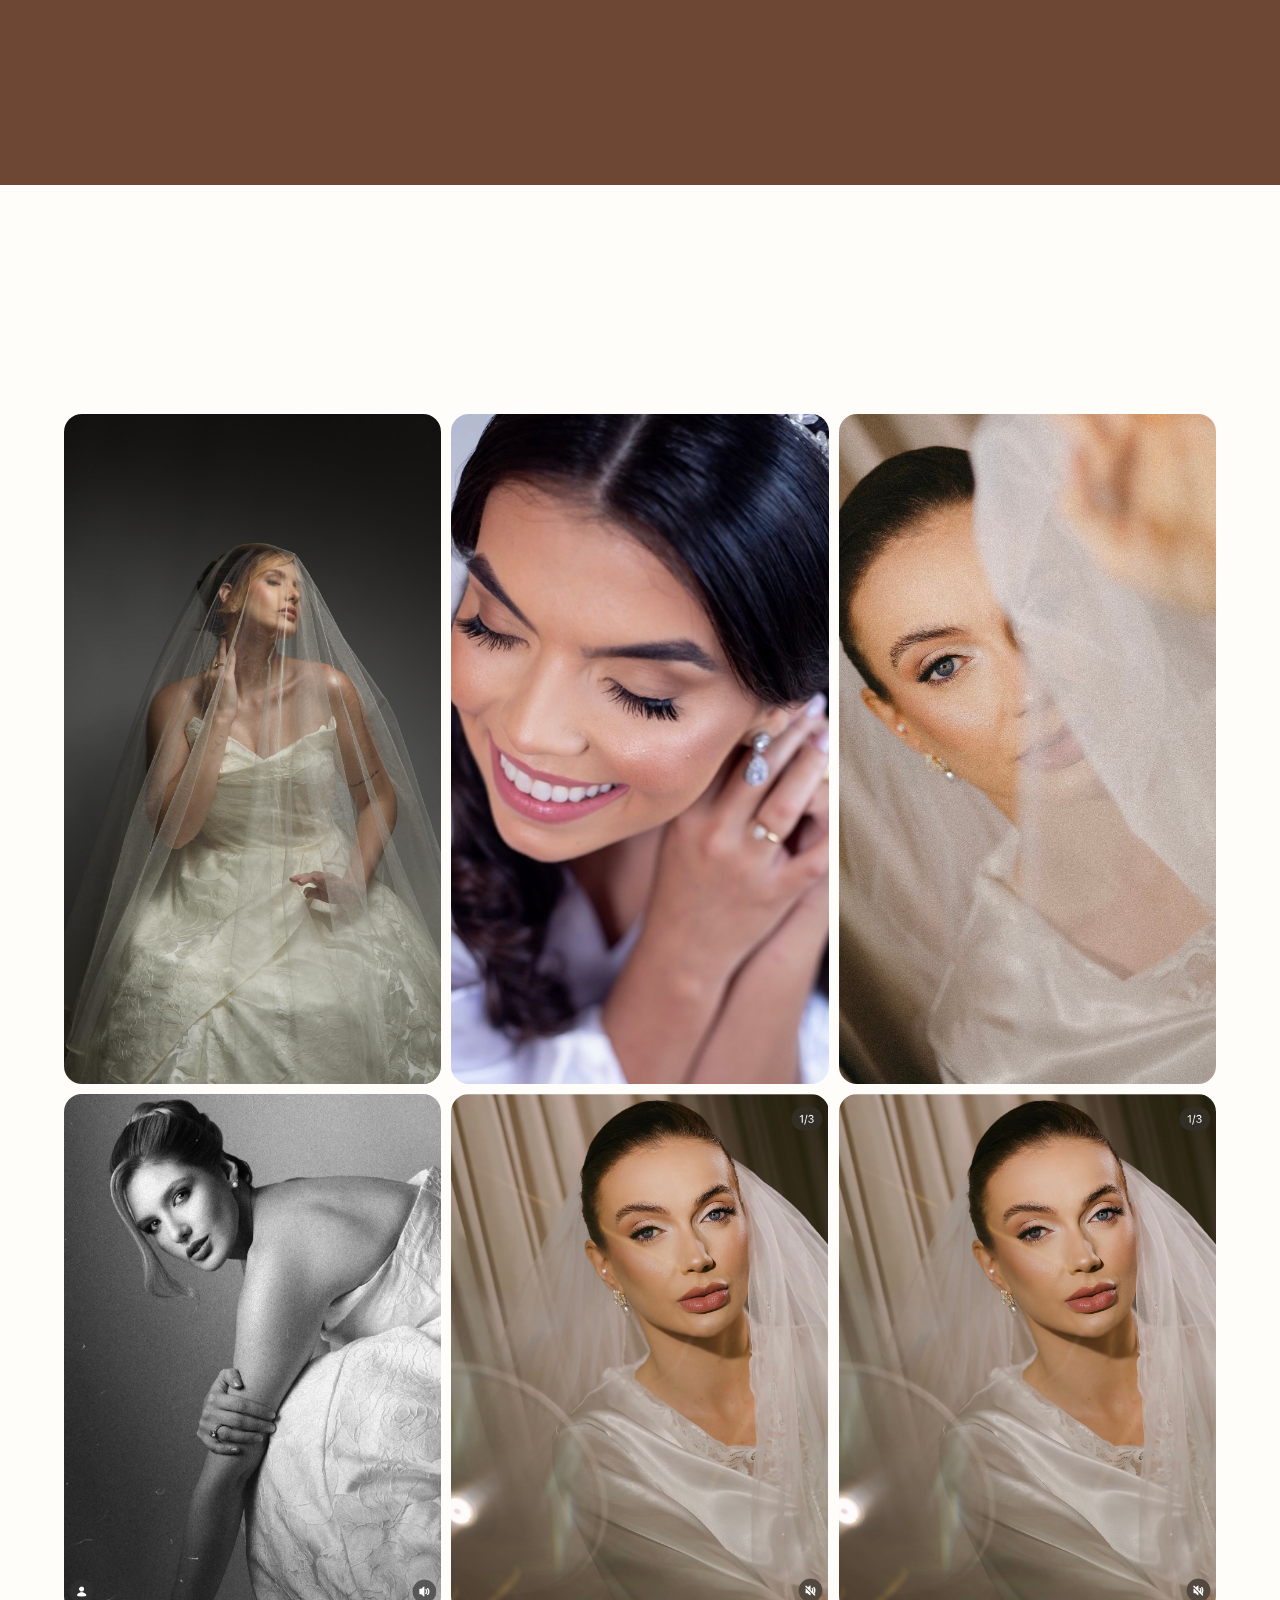
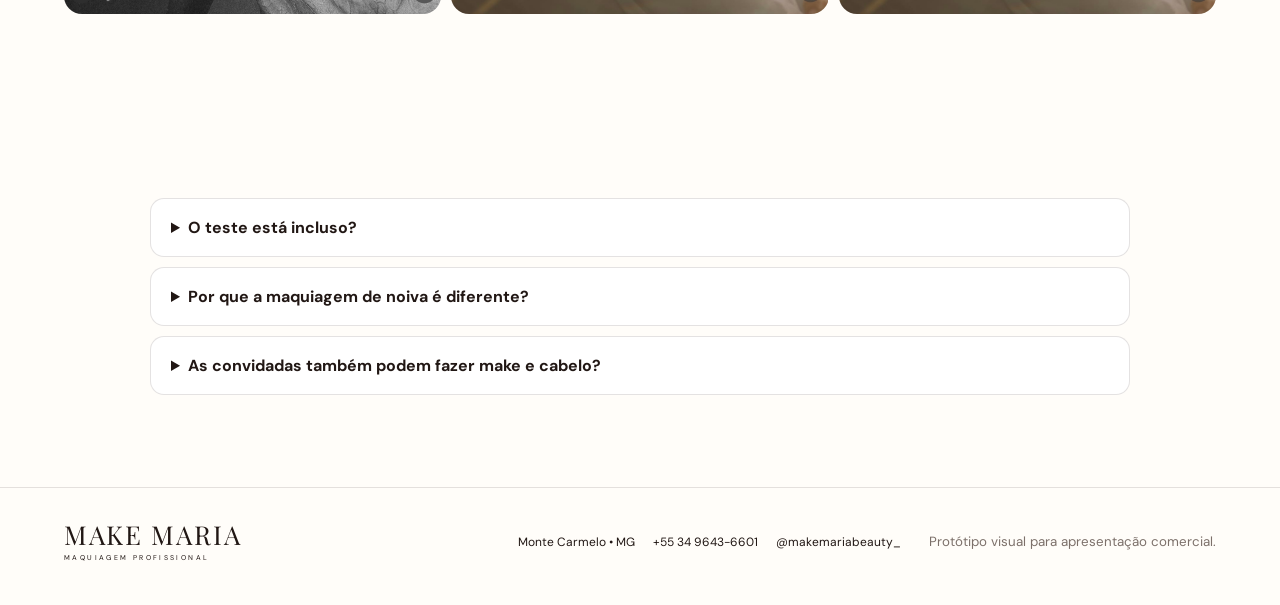
<file: noivas.html>
<!doctype html><html lang="pt-BR"><head><meta charset="utf-8"><meta name="viewport" content="width=device-width,initial-scale=1"><title>Make Maria Noivas</title>
<link rel="preconnect" href="https://fonts.googleapis.com"><link rel="preconnect" href="https://fonts.gstatic.com" crossorigin><link href="https://fonts.googleapis.com/css2?family=DM+Sans:wght@400;500;600;700&family=Playfair+Display:wght@400;500;600;700&display=swap" rel="stylesheet"><link rel="stylesheet" href="style.css"></head><body>

<div class="page-transition"></div>
<div class="prototype-bar">PROTÓTIPO VISUAL • MAKE MARIA</div>
<header class="site-header">
  <a class="brand" href="index.html"><span>MAKE MARIA</span><small>MAQUIAGEM PROFISSIONAL</small></a>
  <nav class="nav">
    <a href="index.html">Início</a>
    <div class="nav-drop">
      <a href="#servicos">Serviços</a>
      <div class="nav-drop-menu">
        <a href="noivas.html">Noivas</a>
        <a href="maquiagem.html">Maquiagem Social</a>
        <a href="producoes.html">Produções + Cabelo</a>
        <a href="brows-cilios.html">Brows & Cílios</a>
      </div>
    </div>
    <a href="index.html#portfolio">Portfólio</a>
    <a href="index.html#sobre">Sobre</a>
    <a href="agendamento.html">Agende seu momento</a>
  </nav>
  <button class="menu-btn" aria-label="Abrir menu" aria-expanded="false">☰</button>
  <a class="btn btn-dark desktop-cta" href="agendamento.html">Agendar</a>
</header>

<main>
<section class="inner-hero"><div class="inner-hero-media"><img src="assets/noivas-destaque.jpg"><div class="inner-shade"></div></div><div class="inner-hero-copy reveal"><span class="eyebrow light">MAKE MARIA NOIVAS</span><h1>O seu grande dia começa antes do altar.</h1><p>Uma experiência completa de beleza para viver a preparação com calma, segurança e um resultado pensado para durar, emocionar e fotografar lindamente.</p><div class="hero-actions"><a class="btn btn-light" href="agendamento.html?servico=Noiva">Consultar minha data</a><a class="btn btn-ghost-light" href="#investimento">Ver investimento</a></div></div></section>

<section class="content-split"><div class="content-copy reveal-left"><span class="eyebrow">DO TESTE AO GRANDE DIA</span><h2>Beleza que acompanha cada emoção.</h2><p>Casamento tem choro, abraços, atrito, horas de duração, luzes diferentes e muitos registros. Por isso, a maquiagem de noiva é pensada de forma diferente da maquiagem convencional.</p><ul class="check-list"><li>Maquiagem de noiva</li><li>Cabelo</li><li>Teste uma semana antes</li><li>Preparação para longa duração</li><li>Atendimento personalizado</li></ul></div><div class="content-media reveal-right"><img src="assets/noiva-nova.jpg"></div></section>

<section class="section"><div class="section-head reveal"><div><span class="eyebrow">BASTIDORES</span><h2>Um pouco da experiência.</h2></div><p>Detalhes de preparação, textura, acabamento e aquele clima especial antes da cerimônia.</p></div><div class="portfolio-feed"><article class="feed-card tall reveal"><video controls playsinline poster="assets/noivas-destaque.jpg"><source src="assets/noivas-video.mp4" type="video/mp4"></video></article><article class="feed-card reveal"><img src="assets/noiva-1.jpg"></article><article class="feed-card reveal"><img src="assets/noiva-2.jpg"></article><article class="feed-card reveal"><img src="assets/atelier-noiva.jpg"></article></div></section>

<section class="price-band" id="investimento"><div class="price-main reveal-left"><span class="eyebrow light">INVESTIMENTO</span><h2>Noiva</h2><div class="big-price">R$900,00</div><p>Make + cabelo + teste uma semana antes.</p><a class="btn btn-light" href="agendamento.html?servico=Noiva">Consultar disponibilidade</a></div><div class="price-side reveal-right"><div class="price-box"><small>DEMAIS CONVIDADAS</small><h3>Make + cabelo</h3><strong>R$320,00</strong><p>Madrinhas, mães e convidadas.</p></div><div class="price-box"><small>OPÇÃO CONVENCIONAL</small><h3>Maquiagem</h3><strong>R$160,00</strong><p>Sem teste, com produtos e tempo de execução diferentes da maquiagem de noiva.</p></div></div></section>

<section class="section"><div class="section-head reveal"><div><span class="eyebrow">INSPIRAÇÕES</span><h2>Para imaginar o seu grande dia.</h2></div></div><div class="inspiration-grid"><figure class="reveal"><img src="assets/noivas-destaque.jpg"></figure><figure class="reveal"><img src="assets/noiva-nova.jpg"></figure><figure class="reveal"><img src="assets/noiva-2.jpg"></figure><figure class="reveal"><img src="assets/editorial-pb-1.jpg"></figure><figure class="reveal"><video muted autoplay loop playsinline poster="assets/noiva-1.jpg"><source src="assets/noivas-video.mp4" type="video/mp4"></video></figure><figure class="reveal"><img src="assets/noiva-1.jpg"></figure></div></section>

<section class="section"><div class="faq-list"><details class="reveal"><summary>O teste está incluso?</summary><p>Sim. No atendimento de noiva de R$900,00, o teste é realizado uma semana antes.</p></details><details class="reveal"><summary>Por que a maquiagem de noiva é diferente?</summary><p>Porque o casamento envolve emoção, duração, abraços, atrito e muitos registros. A proposta específica considera esses fatores no planejamento da produção.</p></details><details class="reveal"><summary>As convidadas também podem fazer make e cabelo?</summary><p>Sim. O valor informado para demais convidadas é R$320,00 para make + cabelo.</p></details></div></section>
</main>
<footer>
  <div class="brand footer-brand"><span>MAKE MARIA</span><small>MAQUIAGEM PROFISSIONAL</small></div>
  <div class="footer-info"><span>Monte Carmelo • MG</span><span>+55 34 9643-6601</span><span>@makemariabeauty_</span></div>
  <small>Protótipo visual para apresentação comercial.</small>
</footer>
<script src="script.js"></script>
</body></html>
</file>
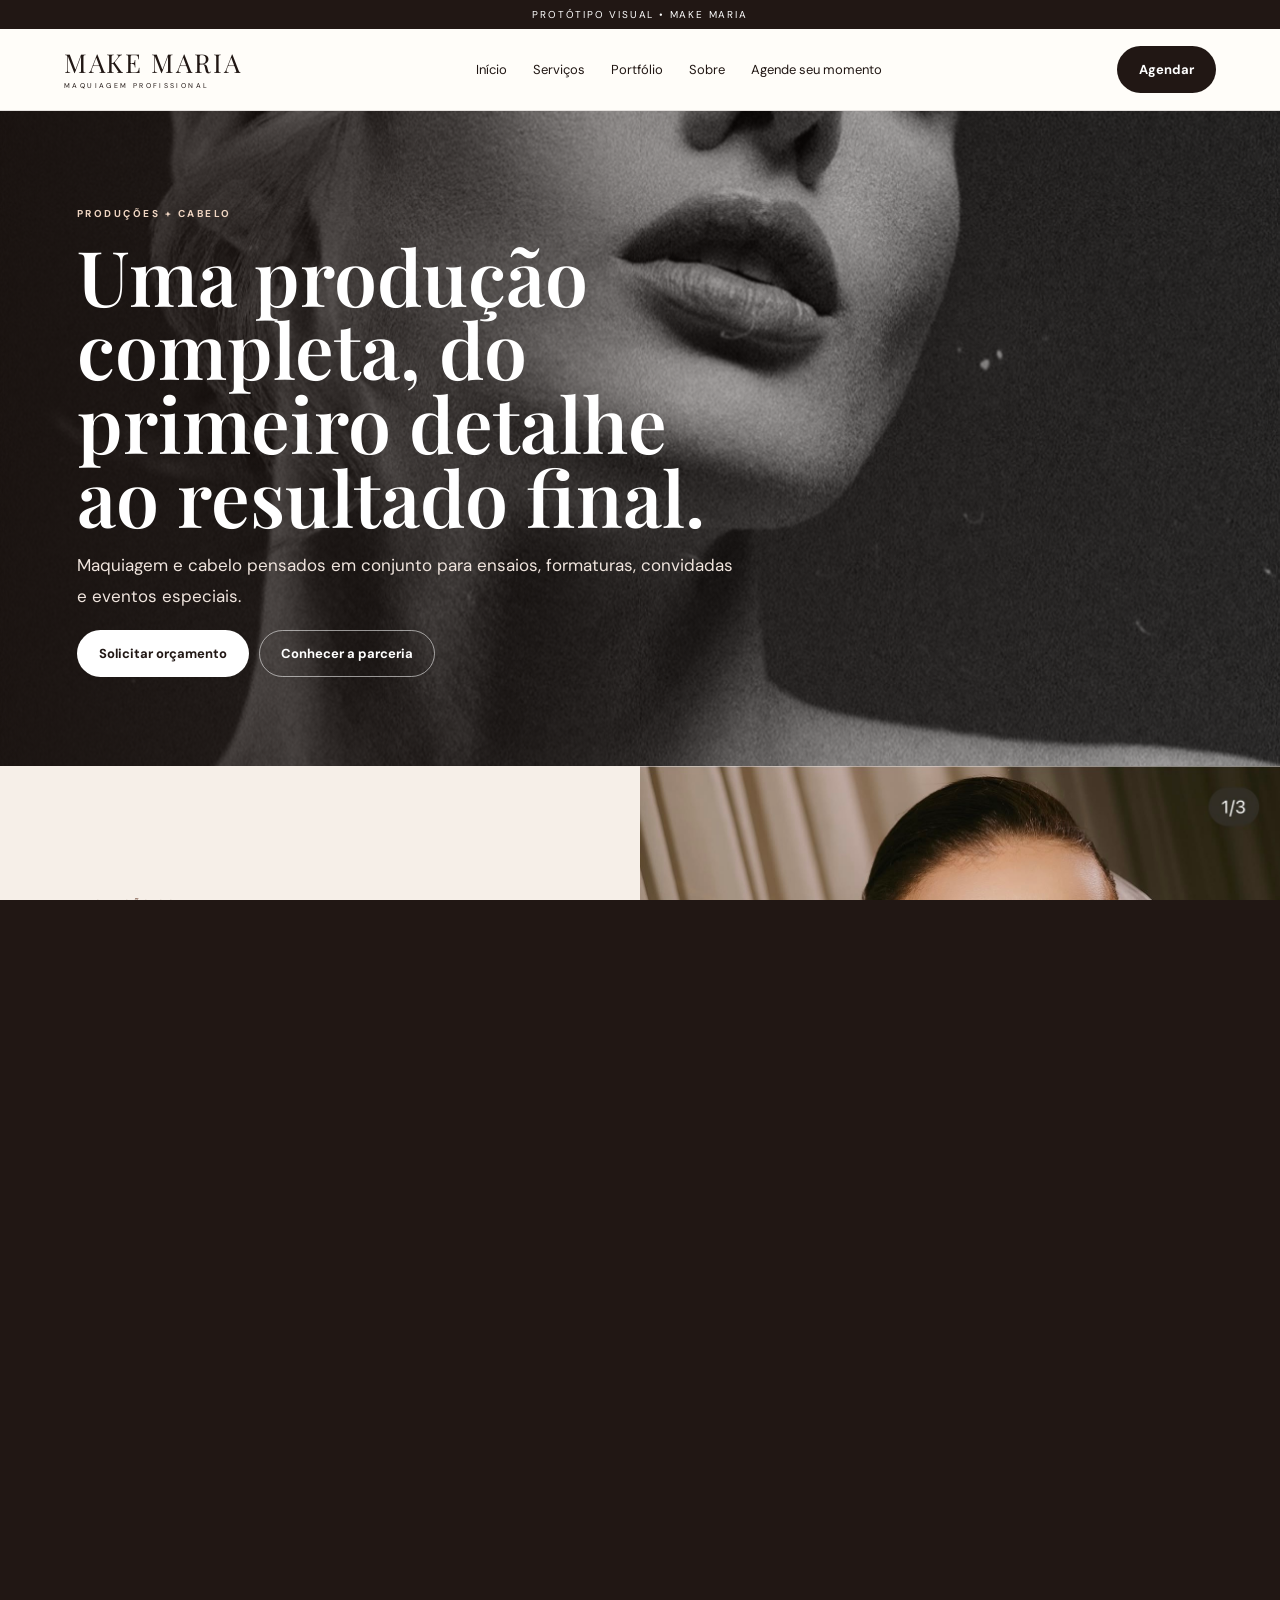
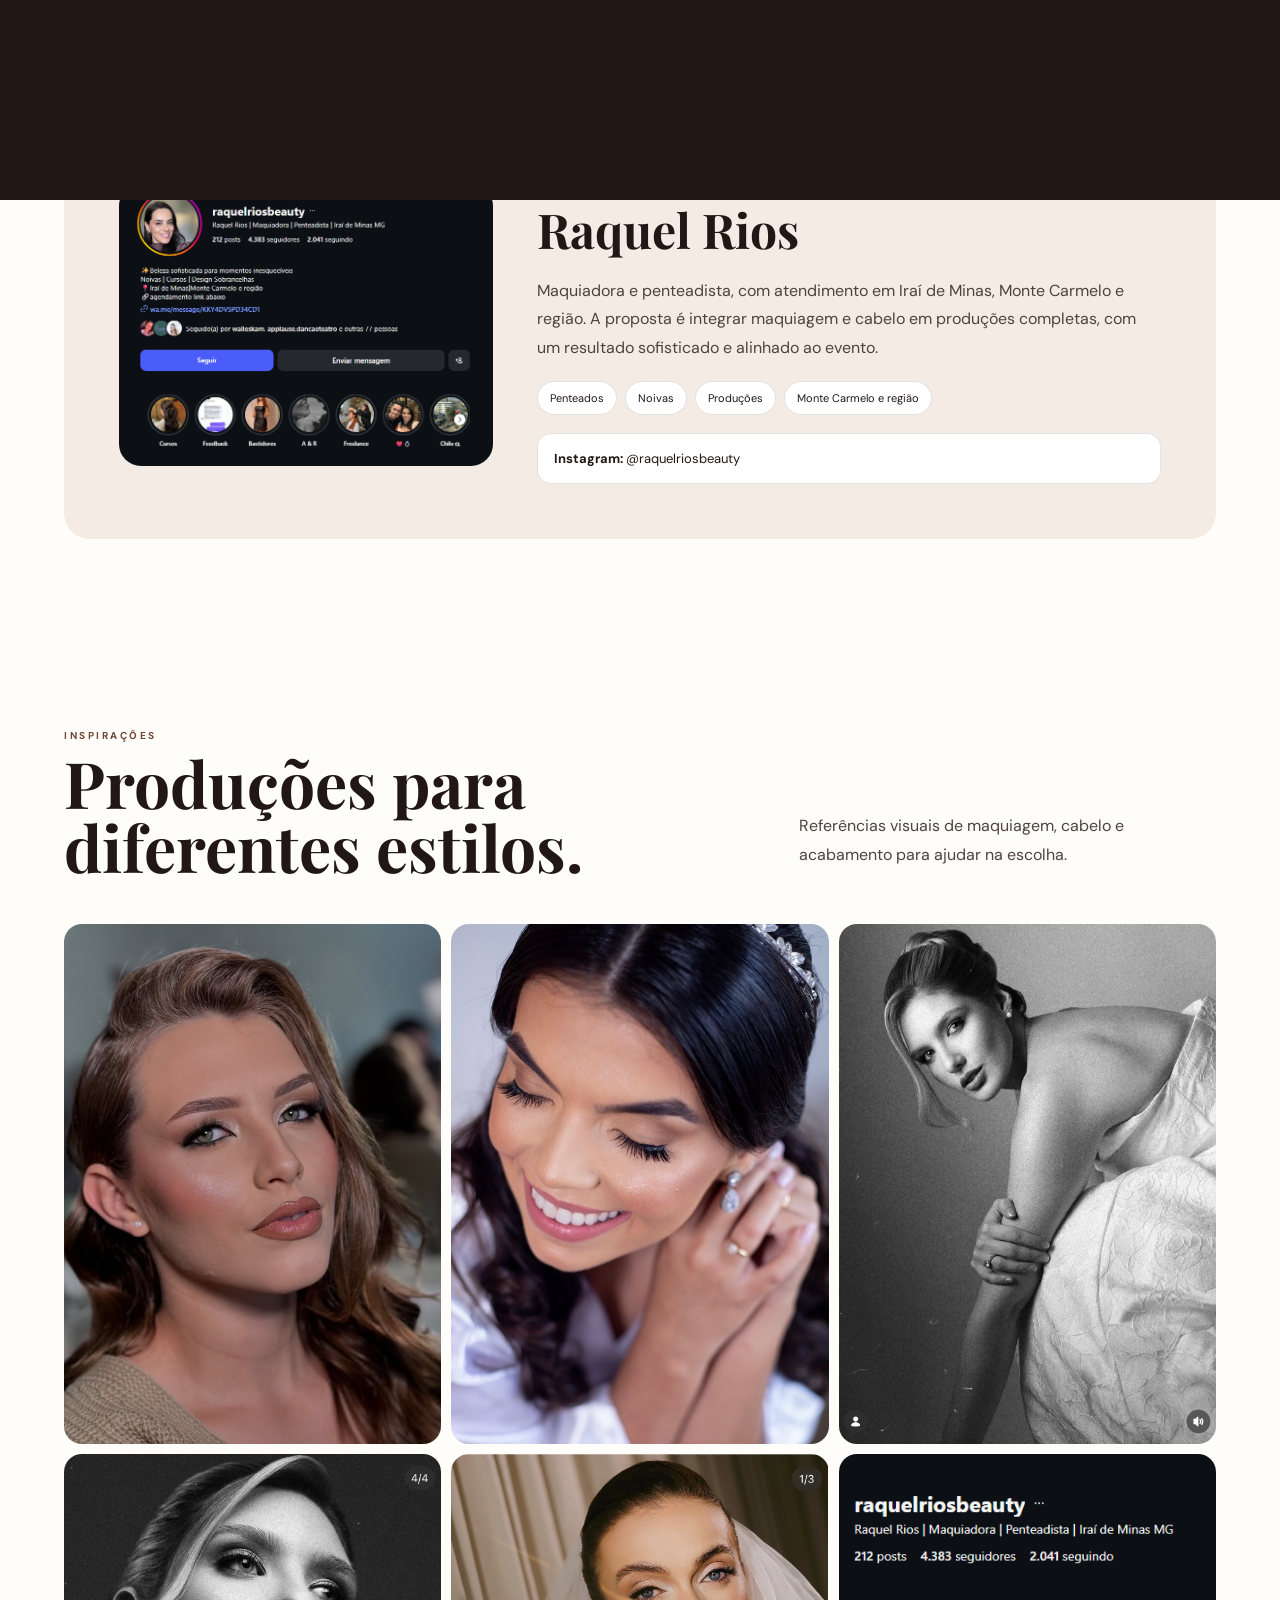
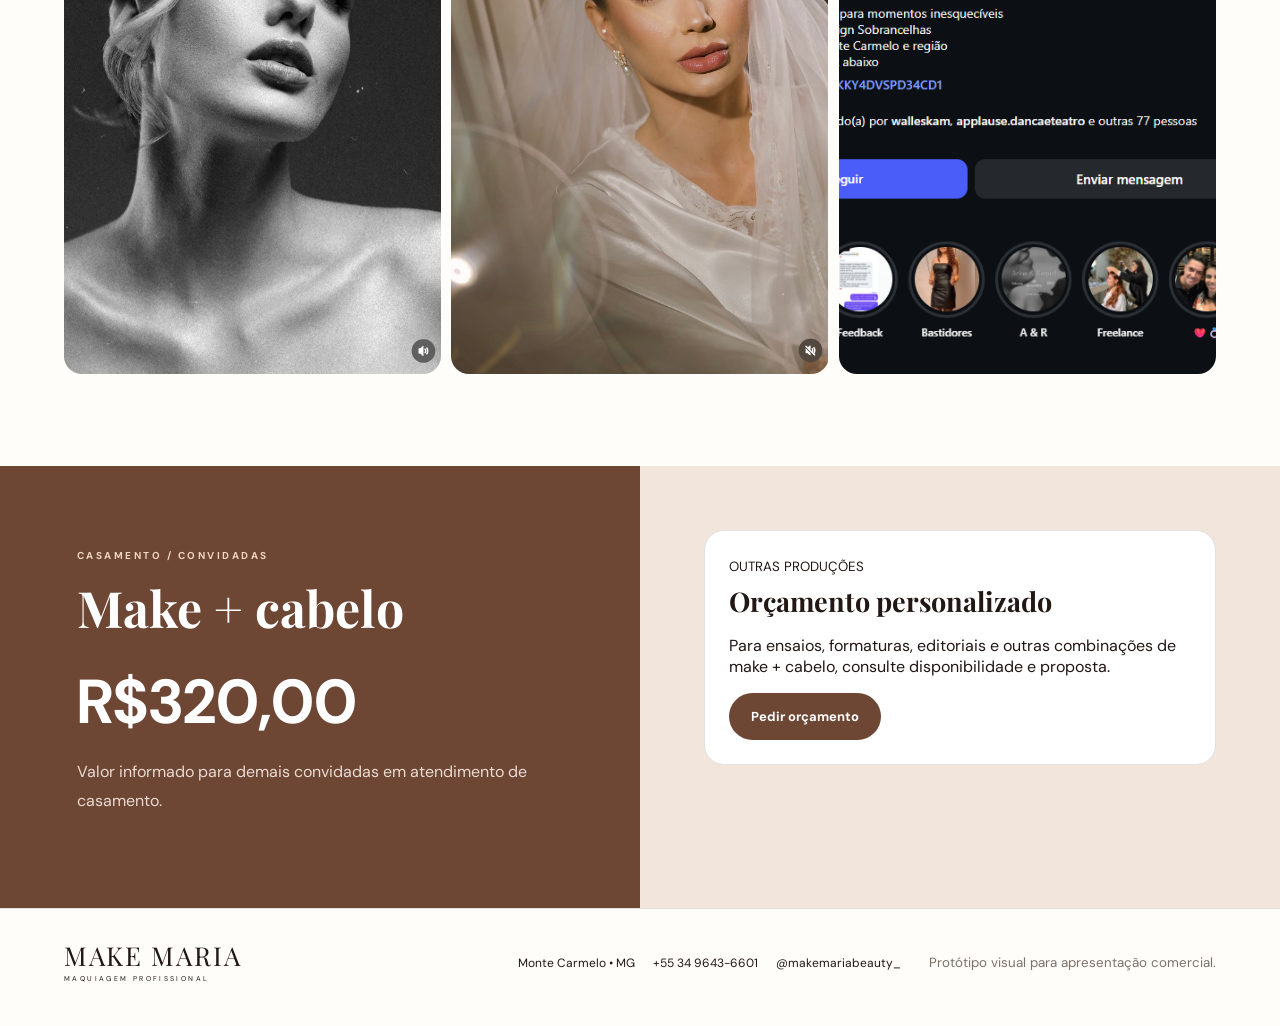
<file: producoes.html>
<!doctype html><html lang="pt-BR"><head><meta charset="utf-8"><meta name="viewport" content="width=device-width,initial-scale=1"><title>Produções + Cabelo | Make Maria</title>
<link rel="preconnect" href="https://fonts.googleapis.com"><link rel="preconnect" href="https://fonts.gstatic.com" crossorigin><link href="https://fonts.googleapis.com/css2?family=DM+Sans:wght@400;500;600;700&family=Playfair+Display:wght@400;500;600;700&display=swap" rel="stylesheet"><link rel="stylesheet" href="style.css"></head><body>

<div class="page-transition"></div>
<div class="prototype-bar">PROTÓTIPO VISUAL • MAKE MARIA</div>
<header class="site-header">
  <a class="brand" href="index.html"><span>MAKE MARIA</span><small>MAQUIAGEM PROFISSIONAL</small></a>
  <nav class="nav">
    <a href="index.html">Início</a>
    <div class="nav-drop">
      <a href="#servicos">Serviços</a>
      <div class="nav-drop-menu">
        <a href="noivas.html">Noivas</a>
        <a href="maquiagem.html">Maquiagem Social</a>
        <a href="producoes.html">Produções + Cabelo</a>
        <a href="brows-cilios.html">Brows & Cílios</a>
      </div>
    </div>
    <a href="index.html#portfolio">Portfólio</a>
    <a href="index.html#sobre">Sobre</a>
    <a href="agendamento.html">Agende seu momento</a>
  </nav>
  <button class="menu-btn" aria-label="Abrir menu" aria-expanded="false">☰</button>
  <a class="btn btn-dark desktop-cta" href="agendamento.html">Agendar</a>
</header>
<main>
<section class="inner-hero"><div class="inner-hero-media"><img src="assets/editorial-pb-2.jpg"><div class="inner-shade"></div></div><div class="inner-hero-copy reveal"><span class="eyebrow light">PRODUÇÕES + CABELO</span><h1>Uma produção completa, do primeiro detalhe ao resultado final.</h1><p>Maquiagem e cabelo pensados em conjunto para ensaios, formaturas, convidadas e eventos especiais.</p><div class="hero-actions"><a class="btn btn-light" href="agendamento.html?servico=Produção%20%2B%20Cabelo">Solicitar orçamento</a><a class="btn btn-ghost-light" href="#parceria">Conhecer a parceria</a></div></div></section>

<section class="content-split"><div class="content-copy reveal-left"><span class="eyebrow">PRODUÇÃO COMPLETA</span><h2>Make e cabelo conversando entre si.</h2><p>Quando maquiagem e penteado são planejados juntos, o resultado fica mais coerente com o look, o evento e a proposta escolhida.</p><ul class="check-list"><li>Formaturas</li><li>Ensaios</li><li>Convidadas</li><li>Eventos especiais</li><li>Produções fotográficas</li></ul></div><div class="content-media reveal-right"><img src="assets/noiva-1.jpg"></div></section>

<section class="section" id="parceria"><div class="pro-profile reveal"><div class="pro-profile-photo"><img src="assets/raquel-foto.png" alt="Raquel Rios"></div><div><span class="eyebrow">CABELO / PARCERIA</span><h2>Raquel Rios</h2><p>Maquiadora e penteadista, com atendimento em Iraí de Minas, Monte Carmelo e região. A proposta é integrar maquiagem e cabelo em produções completas, com um resultado sofisticado e alinhado ao evento.</p><div class="pro-tags"><span>Penteados</span><span>Noivas</span><span>Produções</span><span>Monte Carmelo e região</span></div><div class="pro-instagram"><strong>Instagram:</strong> @raquelriosbeauty</div></div></div></section>

<section class="section"><div class="section-head reveal"><div><span class="eyebrow">INSPIRAÇÕES</span><h2>Produções para diferentes estilos.</h2></div><p>Referências visuais de maquiagem, cabelo e acabamento para ajudar na escolha.</p></div><div class="inspiration-grid"><figure class="reveal"><img src="assets/social-nova.jpg"></figure><figure class="reveal"><img src="assets/noiva-nova.jpg"></figure><figure class="reveal"><img src="assets/editorial-pb-1.jpg"></figure><figure class="reveal"><img src="assets/editorial-pb-2.jpg"></figure><figure class="reveal"><video muted autoplay loop playsinline poster="assets/noiva-1.jpg"><source src="assets/noivas-video.mp4" type="video/mp4"></video></figure><figure class="reveal"><img src="assets/raquel-foto.png"></figure></div></section>

<section class="price-band"><div class="price-main reveal-left"><span class="eyebrow light">CASAMENTO / CONVIDADAS</span><h2>Make + cabelo</h2><div class="big-price">R$320,00</div><p>Valor informado para demais convidadas em atendimento de casamento.</p></div><div class="price-side reveal-right"><div class="price-box"><small>OUTRAS PRODUÇÕES</small><h3>Orçamento personalizado</h3><p>Para ensaios, formaturas, editoriais e outras combinações de make + cabelo, consulte disponibilidade e proposta.</p><a class="btn btn-brown" href="agendamento.html?servico=Produção%20%2B%20Cabelo">Pedir orçamento</a></div></div></section>
</main>
<footer>
  <div class="brand footer-brand"><span>MAKE MARIA</span><small>MAQUIAGEM PROFISSIONAL</small></div>
  <div class="footer-info"><span>Monte Carmelo • MG</span><span>+55 34 9643-6601</span><span>@makemariabeauty_</span></div>
  <small>Protótipo visual para apresentação comercial.</small>
</footer>
<script src="script.js"></script>
</body></html>
</file>
<file: style.css>
:root{
  --ink:#211714;
  --ink2:#4e433e;
  --brown:#6d4634;
  --brown2:#8d6652;
  --rose:#a98572;
  --sand:#eadbcd;
  --cream:#f6efe8;
  --paper:#fffdf9;
  --white:#fff;
  --line:rgba(33,23,20,.12);
  --shadow:0 20px 60px rgba(42,26,20,.10);
}
*{box-sizing:border-box}
html{scroll-behavior:smooth}
body{
  margin:0;background:var(--paper);color:var(--ink);
  font-family:"DM Sans",Arial,sans-serif;overflow-x:hidden
}
body.page-leaving{opacity:.28;transition:opacity .22s ease}
img,video{display:block;width:100%;height:100%;object-fit:cover}
a{text-decoration:none;color:inherit}
button,input,select,textarea{font:inherit}
.prototype-bar{
  background:var(--ink);color:#fff;text-align:center;padding:8px 16px;
  font-size:10px;letter-spacing:.18em
}
.site-header{
  position:sticky;top:0;z-index:100;
  display:grid;grid-template-columns:auto 1fr auto;align-items:center;gap:28px;
  padding:17px 5vw;background:rgba(255,253,249,.94);backdrop-filter:blur(16px);
  border-bottom:1px solid var(--line)
}
.brand{display:flex;flex-direction:column;line-height:1;white-space:nowrap}
.brand span{font-family:"Playfair Display",serif;font-size:26px;letter-spacing:.08em}
.brand small{font-size:7px;letter-spacing:.34em;margin-top:6px}
.nav{display:flex;justify-content:center;gap:26px;font-size:13px}
.nav a{position:relative}
.nav a:after{content:"";position:absolute;left:0;bottom:-7px;width:0;height:1px;background:var(--ink);transition:.25s}
.nav a:hover:after,.nav a.active:after{width:100%}
.nav-drop{position:relative}
.nav-drop-menu{
  display:none;position:absolute;top:calc(100% + 12px);left:-20px;min-width:235px;
  background:#fff;border:1px solid var(--line);border-radius:16px;padding:10px;
  box-shadow:var(--shadow)
}
.nav-drop:hover .nav-drop-menu{display:block}
.nav-drop-menu a{display:block;padding:12px 13px;border-radius:10px}
.nav-drop-menu a:hover{background:var(--cream)}
.menu-btn{
  display:none;width:42px;height:42px;border:1px solid var(--line);border-radius:50%;
  background:#fff;font-size:21px;align-items:center;justify-content:center
}
.btn{
  display:inline-flex;align-items:center;justify-content:center;gap:8px;
  padding:14px 21px;border-radius:999px;border:1px solid transparent;
  font-size:13px;font-weight:700;cursor:pointer;transition:.25s
}
.btn:hover{transform:translateY(-2px)}
.btn-dark{background:var(--ink);color:#fff}
.btn-brown{background:var(--brown);color:#fff}
.btn-light{background:#fff;color:var(--ink)}
.btn-outline{border-color:var(--ink)}
.btn-ghost-light{color:#fff;border-color:rgba(255,255,255,.55)}
.eyebrow{font-size:10px;letter-spacing:.25em;font-weight:700;color:var(--brown)}
.light{color:#efd5c2!important}
.section{padding:92px 5vw}
.section-head{
  display:flex;justify-content:space-between;gap:40px;align-items:end;margin-bottom:38px
}
.section-head h2,.display-title{
  font-family:"Playfair Display",serif;font-size:clamp(44px,5vw,68px);
  line-height:1;margin:7px 0
}
.section-head p{max-width:520px;line-height:1.8;color:var(--ink2)}
.hero{
  min-height:80vh;display:grid;grid-template-columns:1fr 1.06fr;
  background:linear-gradient(120deg,#efe2d6,#fbf6f1)
}
.hero-copy{padding:7vw 5vw;display:flex;flex-direction:column;justify-content:center;align-items:flex-start}
.hero h1,.inner-hero h1{
  font-family:"Playfair Display",serif;font-size:clamp(54px,6vw,92px);
  line-height:.96;margin:17px 0;font-weight:600
}
.hero h1 em{font-style:italic;color:var(--brown)}
.hero-copy>p{font-size:17px;line-height:1.8;max-width:620px;color:var(--ink2)}
.hero-actions{display:flex;gap:10px;flex-wrap:wrap;margin-top:18px}
.hero-image{min-height:650px;position:relative;overflow:hidden}
.hero-image img{object-position:center top}
.floating-card{
  position:absolute;right:5%;bottom:7%;background:rgba(255,253,249,.88);
  backdrop-filter:blur(10px);padding:18px 22px;border-radius:18px;box-shadow:var(--shadow)
}
.floating-card span,.floating-card strong{display:block}
.floating-card strong{font-family:"Playfair Display",serif;font-size:25px;margin-top:4px}
.statement{
  background:var(--brown);color:#fff;text-align:center;padding:15px 5vw;
  font-size:10px;letter-spacing:.22em
}
.service-grid{
  display:grid;grid-template-columns:repeat(4,1fr);gap:14px
}
.service-card{
  min-height:480px;position:relative;overflow:hidden;border-radius:22px;background:#ddd
}
.service-card img{transition:.6s}
.service-card:hover img{transform:scale(1.04)}
.card-overlay{
  position:absolute;inset:auto 0 0;padding:80px 21px 22px;
  background:linear-gradient(transparent,rgba(15,9,7,.84));color:#fff
}
.card-overlay h3{font-family:"Playfair Display",serif;font-size:31px;margin:6px 0}
.card-overlay p{font-size:13px;line-height:1.6;margin:0 0 14px}
.card-overlay a{font-size:12px;font-weight:700}
.portfolio-feed{display:grid;grid-template-columns:1.2fr .8fr 1fr;gap:12px}
.feed-card{position:relative;overflow:hidden;border-radius:20px;min-height:380px;background:#ddd}
.feed-card.tall{min-height:610px;grid-row:span 2}
.feed-card video{background:#111}
.feed-label{
  position:absolute;left:16px;bottom:16px;padding:9px 12px;border-radius:999px;
  background:rgba(255,255,255,.9);font-size:11px;font-weight:700
}
.about-strip{
  display:grid;grid-template-columns:.85fr 1.15fr;background:var(--cream)
}
.about-strip-image{min-height:650px}
.about-strip-copy{padding:7vw 6vw;display:flex;flex-direction:column;justify-content:center}
.about-strip-copy h2{font-family:"Playfair Display",serif;font-size:60px;margin:10px 0}
.about-strip-copy p{line-height:1.85;color:var(--ink2)}
.contact-cta{
  margin:0 5vw 68px;border-radius:28px;background:var(--brown);color:#fff;
  padding:52px;display:grid;grid-template-columns:1.2fr .8fr;gap:40px
}
.contact-cta h2{font-family:"Playfair Display",serif;font-size:50px;line-height:1.02;margin:12px 0}
.contact-cta p{color:#eadfd9;line-height:1.8}
.contact-mini{display:grid;gap:14px}
.contact-mini div{padding:14px 0;border-top:1px solid rgba(255,255,255,.16)}
.contact-mini small{display:block;letter-spacing:.18em;font-size:9px;color:#efd5c2;margin-bottom:6px}
footer{
  border-top:1px solid var(--line);padding:34px 5vw 44px;
  display:grid;grid-template-columns:1fr auto auto;gap:28px;align-items:center
}
.footer-info{display:flex;gap:18px;flex-wrap:wrap;font-size:12px}
footer>small{color:#7c706a}

/* INNER PAGES */
.inner-hero{
  min-height:68vh;position:relative;display:flex;align-items:flex-end;color:#fff;overflow:hidden;background:#1d1613
}
.inner-hero-media,.inner-hero-media img,.inner-shade{position:absolute;inset:0}
.inner-shade{
  background:linear-gradient(90deg,rgba(24,16,13,.86),rgba(24,16,13,.36) 58%,rgba(24,16,13,.14))
}
.inner-hero-copy{position:relative;z-index:2;padding:7vw 6vw;max-width:820px}
.inner-hero-copy>p{font-size:17px;line-height:1.8;color:#f0e5de}
.content-split{display:grid;grid-template-columns:1fr 1fr;min-height:650px}
.content-copy{padding:7vw 6vw;display:flex;flex-direction:column;justify-content:center;background:var(--cream)}
.content-copy h2{font-family:"Playfair Display",serif;font-size:54px;line-height:1.05;margin:14px 0}
.content-copy p{line-height:1.8;color:var(--ink2)}
.content-media{min-height:650px}
.check-list{list-style:none;padding:0;margin:22px 0 0}
.check-list li{padding:13px 0;border-bottom:1px solid var(--line)}
.check-list li:before{content:"✓";color:var(--brown);margin-right:10px}
.price-band{
  display:grid;grid-template-columns:1fr 1fr;background:var(--brown);color:#fff
}
.price-main{padding:6vw}
.price-main h2{font-family:"Playfair Display",serif;font-size:50px;margin:10px 0}
.price-main .big-price{font-size:62px;font-weight:700;margin:20px 0 8px}
.price-main p{color:#eadbd2;line-height:1.8}
.price-side{padding:5vw;background:#f2e6dc;color:var(--ink)}
.price-box{background:#fff;border:1px solid var(--line);border-radius:20px;padding:24px;margin-bottom:14px}
.price-box h3{font-family:"Playfair Display",serif;font-size:27px;margin:7px 0}
.price-box strong{font-size:28px}
.inspiration-grid{
  display:grid;grid-template-columns:repeat(3,1fr);gap:10px
}
.inspiration-grid figure{margin:0;border-radius:18px;overflow:hidden;background:#ddd;min-height:380px}
.inspiration-grid figure:nth-child(2n){min-height:520px}
.inspiration-grid video{min-height:100%;background:#111}
.pro-profile{
  display:grid;grid-template-columns:.75fr 1.25fr;gap:44px;align-items:center;
  padding:55px;background:#f4ebe4;border-radius:26px
}
.pro-profile-photo img{border-radius:22px;max-height:520px;object-position:center top}
.pro-profile h2{font-family:"Playfair Display",serif;font-size:48px;margin:10px 0}
.pro-profile p{line-height:1.8;color:var(--ink2)}
.pro-tags{display:flex;gap:8px;flex-wrap:wrap;margin-top:18px}
.pro-tags span{padding:9px 12px;border:1px solid var(--line);border-radius:999px;font-size:11px;background:#fff}
.pro-instagram{
  margin-top:18px;padding:16px;background:#fff;border-radius:14px;border:1px solid var(--line);font-size:13px
}
.procedures{display:grid;grid-template-columns:repeat(2,1fr);gap:16px}
.procedure-card{
  padding:26px;border:1px solid var(--line);border-radius:20px;background:#fff
}
.procedure-card h3{font-family:"Playfair Display",serif;font-size:28px;margin:8px 0}
.procedure-card p{line-height:1.75;color:var(--ink2);margin-bottom:0}
.procedure-visual{
  margin-top:30px;display:grid;grid-template-columns:1fr 1fr;gap:12px
}
.procedure-visual img{height:420px;border-radius:20px}
.form-map{
  display:grid;grid-template-columns:1fr 1fr;gap:24px
}
.booking-form{
  padding:30px;background:#fff;border:1px solid var(--line);border-radius:24px;box-shadow:var(--shadow)
}
.booking-form h2{font-family:"Playfair Display",serif;font-size:40px;margin:0 0 8px}
.form-grid{display:grid;grid-template-columns:1fr 1fr;gap:14px;margin-top:22px}
.field{display:grid;gap:7px}
.field.full{grid-column:1/-1}
.field label{font-size:12px;font-weight:700}
.field input,.field select,.field textarea{
  width:100%;padding:14px 15px;border:1px solid var(--line);border-radius:13px;background:#fff;color:var(--ink);outline:none
}
.field input:focus,.field select:focus,.field textarea:focus{border-color:var(--brown)}
.field textarea{min-height:110px;resize:vertical}
.map-card{overflow:hidden;border-radius:24px;border:1px solid var(--line);background:#eee;min-height:560px}
.map-card iframe{width:100%;height:100%;border:0;min-height:560px}
.info-row{display:grid;grid-template-columns:repeat(3,1fr);gap:14px;margin-bottom:24px}
.info-card{padding:20px;border:1px solid var(--line);border-radius:18px;background:#fff}
.info-card small{display:block;font-size:9px;letter-spacing:.18em;color:var(--brown);margin-bottom:7px}
.info-card strong{font-size:14px;line-height:1.6}
.faq-list{display:grid;gap:10px;max-width:980px;margin:auto}
.faq-list details{padding:18px 20px;border:1px solid var(--line);border-radius:14px;background:#fff}
.faq-list summary{font-weight:700;cursor:pointer}
.faq-list p{color:var(--ink2);line-height:1.8}
.reveal{opacity:0;transform:translateY(26px);transition:opacity .7s ease,transform .7s ease}
.reveal.visible{opacity:1;transform:none}
.reveal-left{opacity:0;transform:translateX(-35px);transition:opacity .75s ease,transform .75s ease}
.reveal-left.visible{opacity:1;transform:none}
.reveal-right{opacity:0;transform:translateX(35px);transition:opacity .75s ease,transform .75s ease}
.reveal-right.visible{opacity:1;transform:none}
.page-transition{
  position:fixed;z-index:9999;inset:0;background:var(--ink);
  transform:translateY(100%);transition:transform .45s cubic-bezier(.7,0,.2,1);pointer-events:none
}
.page-transition.active{transform:translateY(0)}
@media(max-width:1000px){
  .site-header{grid-template-columns:auto 1fr auto;padding:14px 4vw}
  .menu-btn{display:flex;grid-column:3}
  .desktop-cta{display:none}
  .nav{
    display:none;position:fixed;z-index:99;left:4vw;right:4vw;top:76px;
    flex-direction:column;gap:0;justify-content:flex-start;
    max-height:calc(100vh - 100px);overflow:auto;
    padding:12px;background:#fff;border:1px solid var(--line);border-radius:18px;box-shadow:var(--shadow)
  }
  .nav.open{display:flex}
  .nav>a,.nav-drop>a{display:block;padding:14px 13px;border-bottom:1px solid var(--line)}
  .nav-drop{width:100%}
  .nav-drop-menu{
    display:block!important;position:static;box-shadow:none;border:none;padding:0 0 4px 14px;min-width:0
  }
  .nav-drop-menu a{padding:10px 12px;color:var(--ink2)}
  .hero{grid-template-columns:1fr}
  .hero-image{order:-1;min-height:60vh}
  .service-grid{grid-template-columns:1fr 1fr}
  .portfolio-feed{grid-template-columns:1fr 1fr}
  .feed-card.tall{grid-row:auto}
  .about-strip,.content-split,.price-band,.form-map,.pro-profile,.contact-cta{grid-template-columns:1fr}
  .inspiration-grid{grid-template-columns:1fr 1fr}
  .info-row{grid-template-columns:1fr}
  footer{grid-template-columns:1fr}
}
@media(max-width:650px){
  .brand span{font-size:22px}
  .prototype-bar{font-size:8px}
  .nav{top:72px}
  .hero-copy,.inner-hero-copy{padding:58px 6vw}
  .hero h1,.inner-hero h1{font-size:48px}
  .hero-image{min-height:54vh}
  .section{padding:68px 5vw}
  .section-head{flex-direction:column;align-items:flex-start}
  .service-grid{display:flex;overflow-x:auto;scroll-snap-type:x mandatory;padding-bottom:7px}
  .service-card{min-width:84vw;scroll-snap-align:start}
  .portfolio-feed{grid-template-columns:1fr}
  .feed-card,.feed-card.tall{min-height:430px}
  .about-strip-image,.content-media{min-height:500px}
  .about-strip-copy,.content-copy{padding:65px 7vw}
  .contact-cta{margin:0 4vw 40px;padding:34px 24px}
  .inspiration-grid{grid-template-columns:1fr}
  .inspiration-grid figure,.inspiration-grid figure:nth-child(2n){min-height:450px}
  .procedures,.procedure-visual,.form-grid{grid-template-columns:1fr}
  .pro-profile{padding:24px}
  .price-main,.price-side{padding:56px 6vw}
  .procedure-visual img{height:360px}
}
</file>
